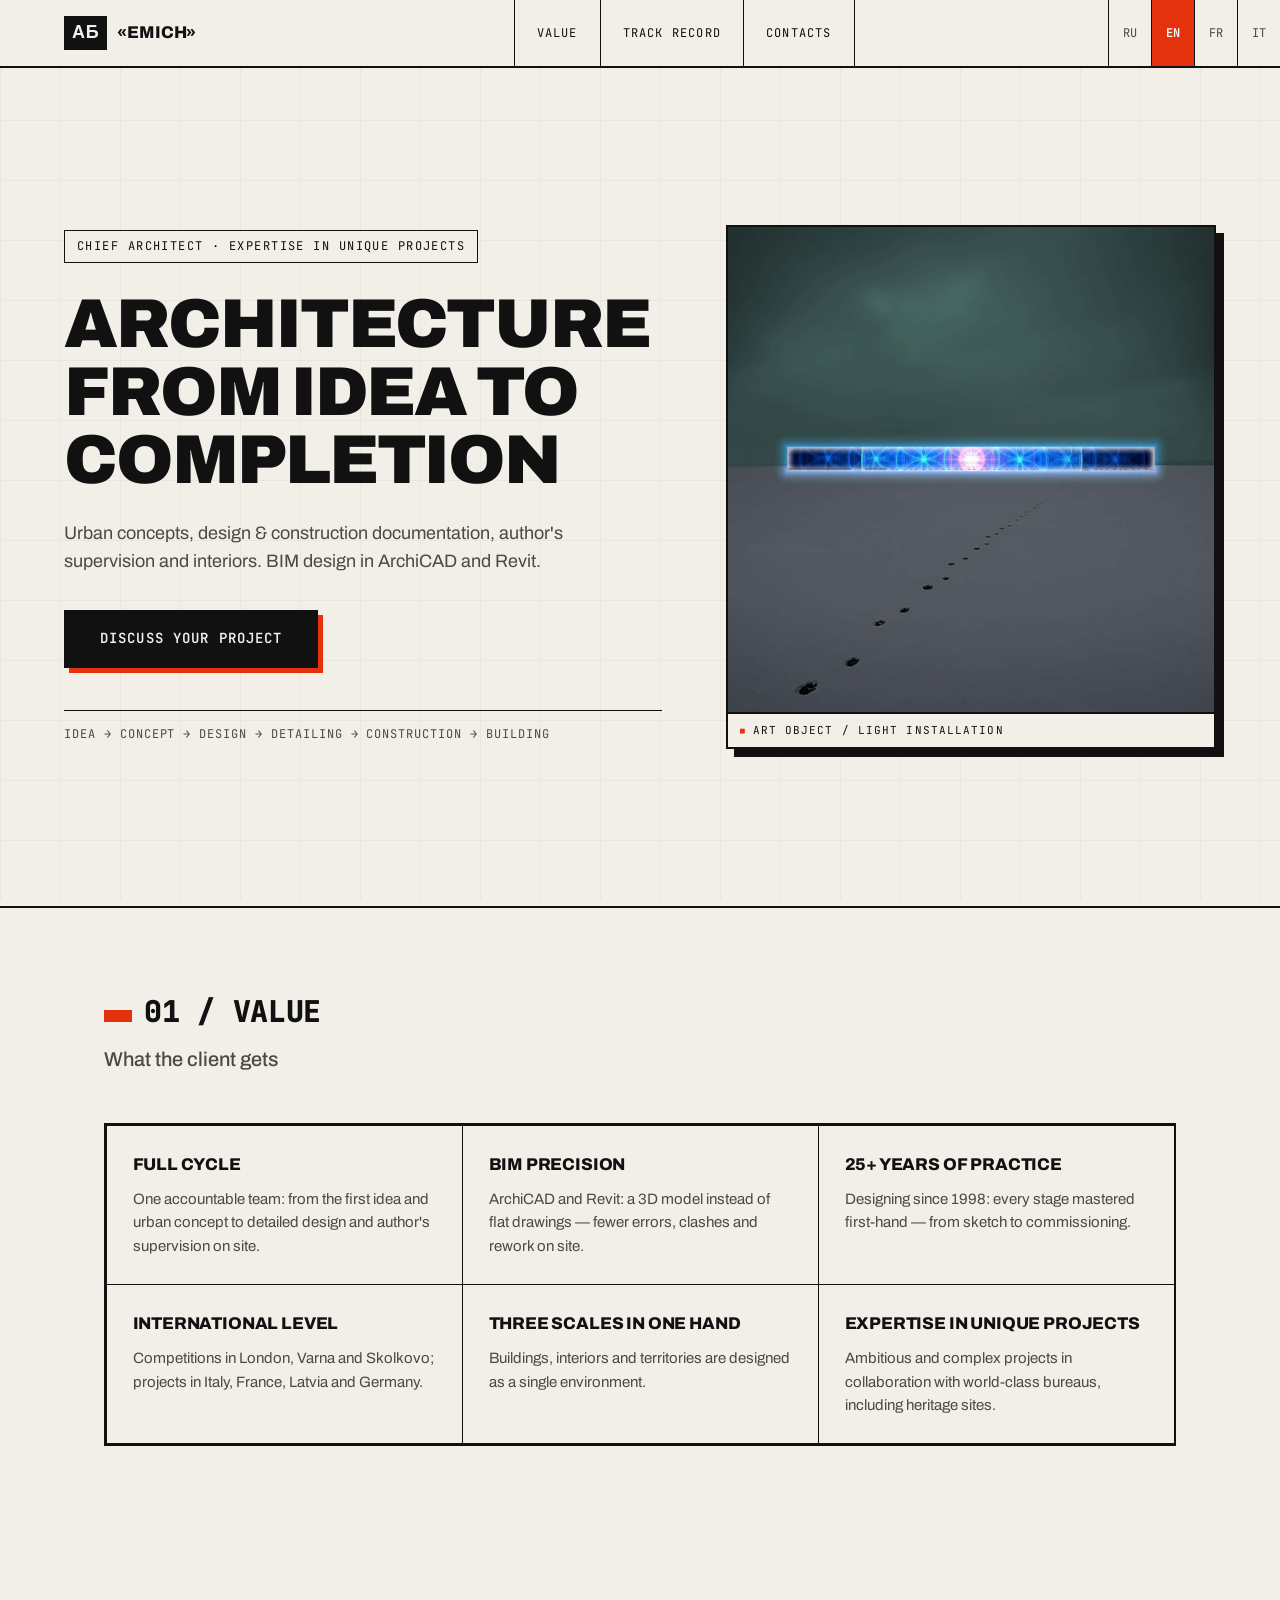
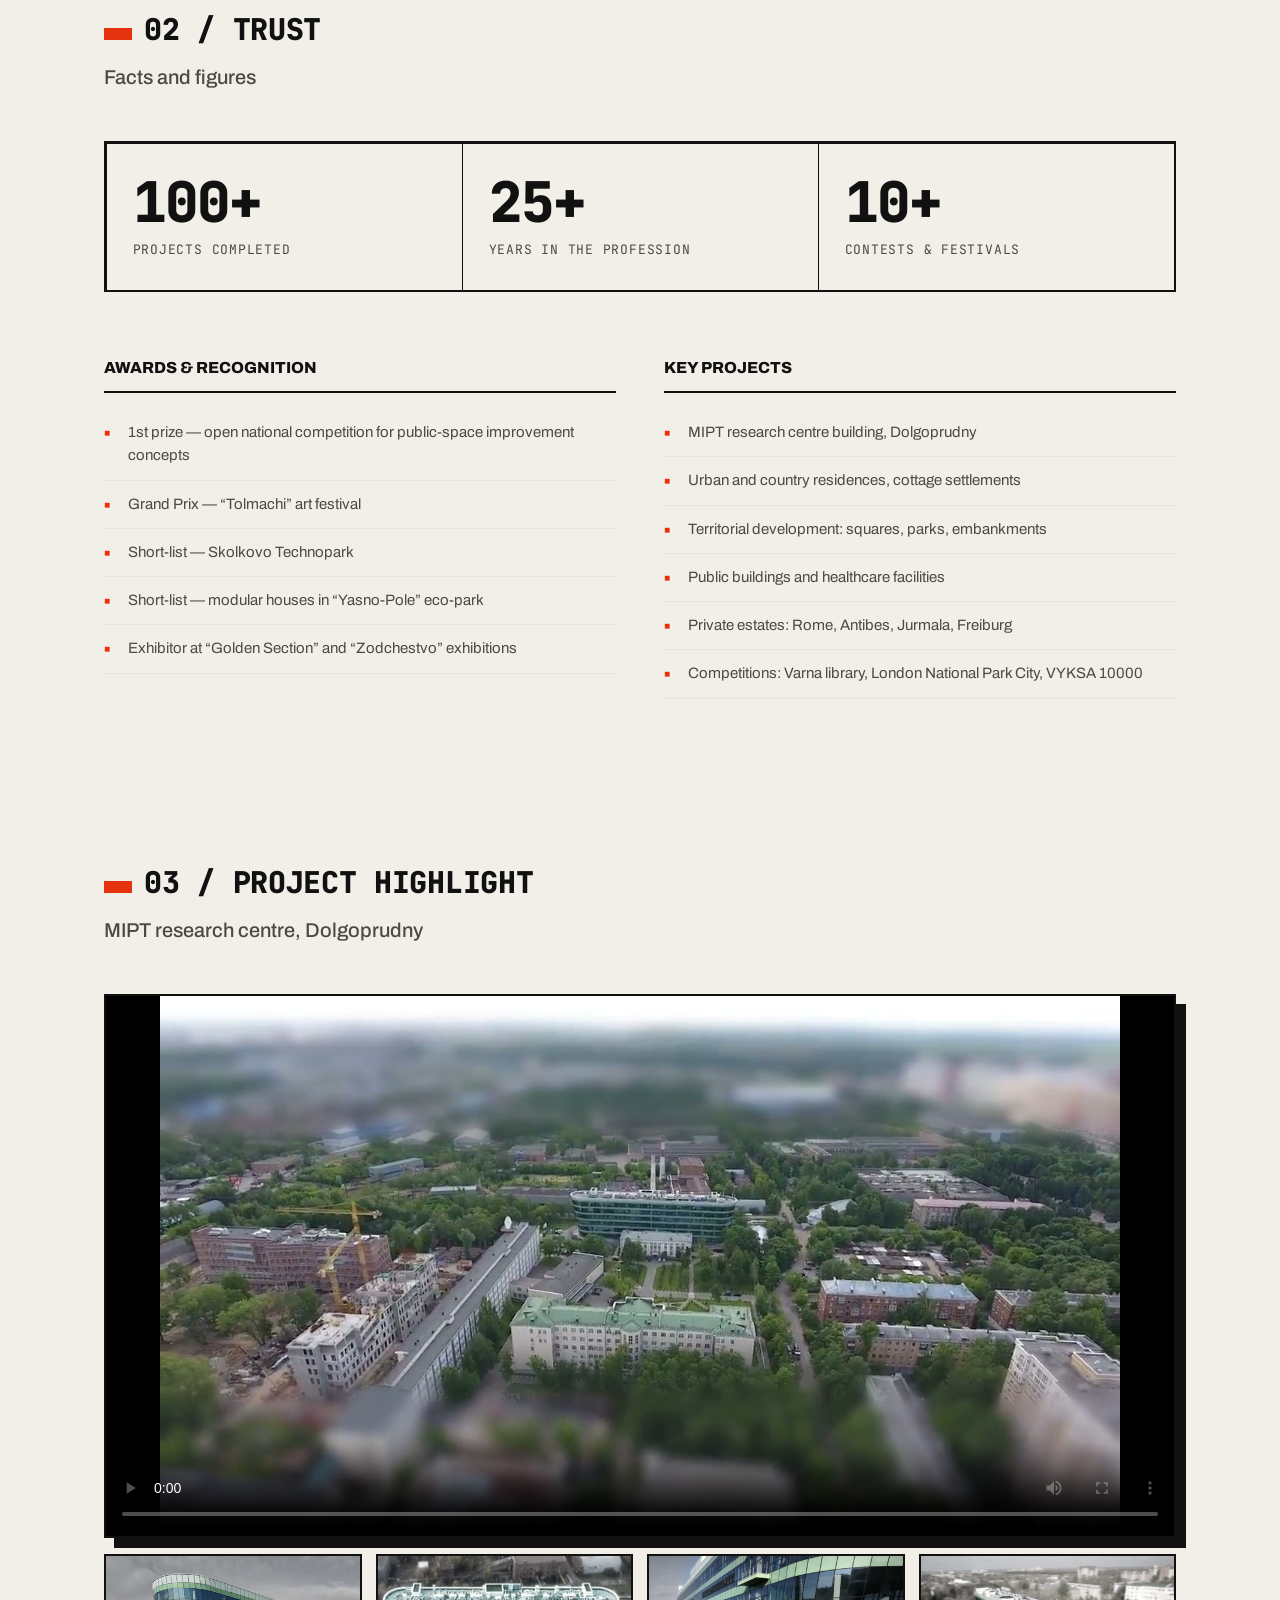
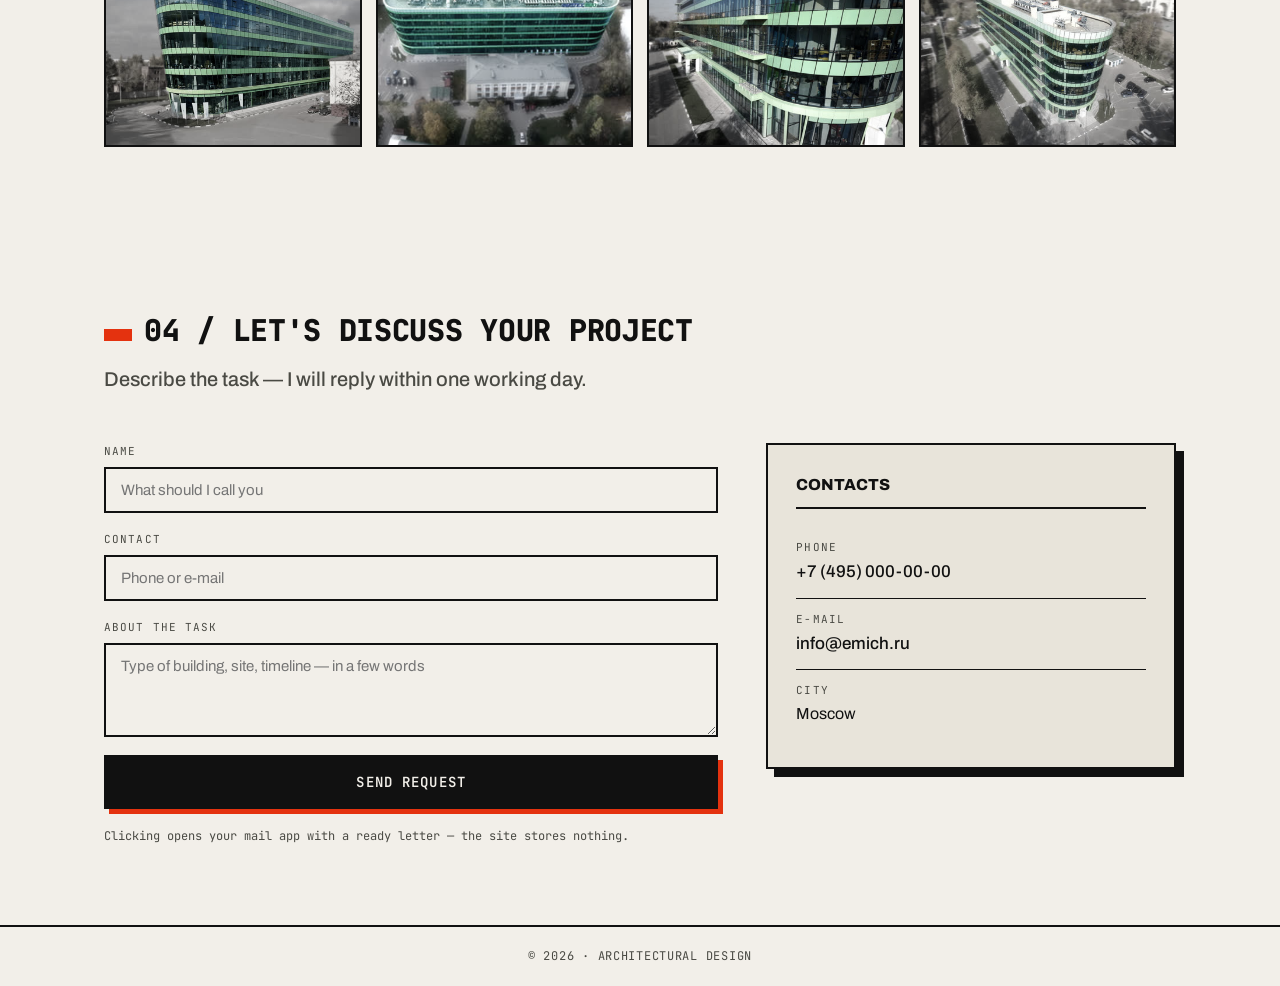
<file: index.html>
<!DOCTYPE html>
<html lang="ru">
<head>
<meta charset="UTF-8">
<meta name="viewport" content="width=device-width, initial-scale=1.0">
<meta name="theme-color" content="#F2EFE9">
<title>Архитектурное бюро «EMICH» — от идеи до реализации</title>
<meta name="description" content="Архитектурное бюро «EMICH»: градостроительные концепции, проектная и рабочая документация, авторский надзор, интерьеры. BIM: ArchiCAD и Revit. 100+ проектов.">

<link rel="canonical" href="https://emich.ru/">
<link rel="alternate" hreflang="ru" href="https://emich.ru/">
<link rel="alternate" hreflang="en" href="https://emich.ru/en/">
<link rel="alternate" hreflang="fr" href="https://emich.ru/fr/">
<link rel="alternate" hreflang="it" href="https://emich.ru/it/">
<link rel="alternate" hreflang="x-default" href="https://emich.ru/">

<link rel="icon" type="image/svg+xml" href="assets/favicon.svg">

<meta property="og:type" content="website">
<meta property="og:site_name" content="Архитектурное бюро «EMICH»">
<meta property="og:title" content="Архитектурное бюро «EMICH» — от идеи до реализации">
<meta property="og:description" content="Градостроительные концепции, проектная и рабочая документация, авторский надзор, интерьеры. BIM: ArchiCAD и Revit. 100+ проектов.">
<meta property="og:url" content="https://emich.ru/">
<meta property="og:image" content="https://emich.ru/assets/hero-art.jpg">
<meta property="og:image:width" content="1600">
<meta property="og:image:height" content="1600">
<meta property="og:locale" content="ru_RU">
<meta property="og:locale:alternate" content="en_US">
<meta property="og:locale:alternate" content="fr_FR">
<meta property="og:locale:alternate" content="it_IT">
<meta name="twitter:card" content="summary_large_image">

<!-- ЗАМЕНИТЬ перед заливкой: телефон и адрес — сейчас заглушки -->
<script type="application/ld+json">
{
  "@context": "https://schema.org",
  "@type": "ProfessionalService",
  "name": "Архитектурное бюро «EMICH»",
  "alternateName": "Emets & Chopalavov Architecture Bureau",
  "url": "https://emich.ru/",
  "logo": "https://emich.ru/assets/favicon.svg",
  "image": "https://emich.ru/assets/hero-art.jpg",
  "description": "Архитектурное бюро «EMICH»: градостроительные концепции, проектная и рабочая документация, авторский надзор, интерьеры. BIM: ArchiCAD и Revit. 100+ проектов.",
  "telephone": "+7 (495) 000-00-00",
  "email": "info@emich.ru",
  "address": {
    "@type": "PostalAddress",
    "addressLocality": "Москва",
    "addressCountry": "RU"
  }
}
</script>

<link rel="preconnect" href="https://fonts.googleapis.com">
<link rel="preconnect" href="https://fonts.gstatic.com" crossorigin>
<link href="https://fonts.googleapis.com/css2?family=Archivo:wght@400;500;700;800;900&family=JetBrains+Mono:wght@400;600&display=swap" rel="stylesheet">
<link rel="stylesheet" href="styles.css">
<noscript><style>.reveal { opacity: 1 !important; transform: none !important; }</style></noscript>
</head>
<body>

<div class="bg-grid" aria-hidden="true"></div>

<header class="header">
  <a class="logo" href="#top"><span class="logo-ab">АБ</span> <span class="logo-name" data-i18n="brand">«EMICH»</span></a>
  <nav class="nav" aria-label="Основная навигация">
    <a href="#benefits" data-i18n="nav.benefits">Польза</a>
    <a href="#trust" data-i18n="nav.trust">Доверие</a>
    <a href="#contact" data-i18n="nav.contact">Контакты</a>
  </nav>
  <div class="lang-switch" role="group" aria-label="Language">
    <button data-lang="ru" class="active">RU</button>
    <button data-lang="en">EN</button>
    <button data-lang="fr">FR</button>
    <button data-lang="it">IT</button>
  </div>
</header>

<!-- ===================== HERO ===================== -->
<section class="hero" id="top">
  <div class="hero-text reveal">
    <p class="kicker" data-i18n="hero.kicker">Главный архитектор · экспертиза уникальных объектов</p>
    <h1 data-i18n="hero.title">Архитектура от идеи до реализации</h1>
    <p class="hero-sub" data-i18n="hero.sub">Градостроительные концепции, проектная и рабочая документация, авторский надзор и интерьеры. BIM-проектирование в ArchiCAD и Revit.</p>
    <a class="btn" href="#contact" data-i18n="hero.cta">Обсудить проект</a>
    <p class="flow mono" data-i18n="hero.flow">ИДЕЯ → КОНЦЕПЦИЯ → ПРОЕКТ → РАБОЧКА → СТРОЙКА → ОБЪЕКТ</p>
  </div>
  <div class="hero-art reveal">
    <img src="assets/hero-art.jpg" width="1600" height="1600" alt="Световая инсталляция — арт-объект, архитектурное бюро «EMICH»" fetchpriority="high">
    <p class="hero-caption mono" data-i18n="hero.caption">АРТ-ОБЪЕКТ / СВЕТОВАЯ ИНСТАЛЛЯЦИЯ</p>
  </div>
</section>

<!-- ===================== ПОЛЬЗА ===================== -->
<section class="section" id="benefits">
  <h2 class="section-title reveal mono" data-i18n="benefits.title">01 / ПОЛЬЗА</h2>
  <p class="section-lead reveal" data-i18n="benefits.lead">Что получает заказчик</p>
  <div class="cards">
    <div class="card reveal">
      <h3 data-i18n="b1.t">Полный цикл</h3>
      <p data-i18n="b1.d">Одна ответственная команда: от первой идеи и градостроительной концепции до рабочей документации и авторского надзора на стройке.</p>
    </div>
    <div class="card reveal">
      <h3 data-i18n="b2.t">BIM-точность</h3>
      <p data-i18n="b2.d">ArchiCAD и Revit: трёхмерная модель вместо плоских чертежей — меньше ошибок, коллизий и переделок на стройке.</p>
    </div>
    <div class="card reveal">
      <h3 data-i18n="b3.t">25+ лет практики</h3>
      <p data-i18n="b3.d">Проектирование с 1998 года: все стадии пройдены лично — от эскиза до ввода объекта в эксплуатацию.</p>
    </div>
    <div class="card reveal">
      <h3 data-i18n="b4.t">Международный уровень</h3>
      <p data-i18n="b4.d">Конкурсы в Лондоне, Варне и Сколково; объекты в Италии, Франции, Латвии и Германии.</p>
    </div>
    <div class="card reveal">
      <h3 data-i18n="b5.t">Три масштаба в одних руках</h3>
      <p data-i18n="b5.d">Здания, интерьеры и территории проектируются как единая среда.</p>
    </div>
    <div class="card reveal">
      <h3 data-i18n="b6.t">Экспертиза уникальных объектов</h3>
      <p data-i18n="b6.d">Сложные и новаторские проекты в коллаборации с бюро мирового уровня, включая работу с объектами наследия.</p>
    </div>
  </div>
</section>

<!-- ===================== ДОВЕРИЕ ===================== -->
<section class="section" id="trust">
  <h2 class="section-title reveal mono" data-i18n="trust.title">02 / ДОВЕРИЕ</h2>
  <p class="section-lead reveal" data-i18n="trust.lead">Цифры и факты</p>

  <div class="nums">
    <div class="num reveal">
      <span class="num-value mono" data-count="100" data-suffix="+">100+</span>
      <span class="num-label" data-i18n="n.projects">проектов выполнено</span>
    </div>
    <div class="num reveal">
      <span class="num-value mono" data-count="25" data-suffix="+">25+</span>
      <span class="num-label" data-i18n="n.years">лет в профессии</span>
    </div>
    <div class="num reveal">
      <span class="num-value mono" data-count="10" data-suffix="+">10+</span>
      <span class="num-label" data-i18n="n.contests">конкурсов и фестивалей</span>
    </div>
  </div>

  <div class="trust-grid">
    <div class="trust-col reveal">
      <h3 data-i18n="awards.title">Награды и признание</h3>
      <ul class="list">
        <li data-i18n="a1">1 место — открытый национальный конкурс концепций благоустройства общественных пространств</li>
        <li data-i18n="a2">Гран-при — арт-фестиваль «Толмачи»</li>
        <li data-i18n="a3">Short-list — технопарк «Сколково»</li>
        <li data-i18n="a4">Short-list — модульные дома в эко-парке «Ясно-поле»</li>
        <li data-i18n="a5">Участник выставок «Золотое сечение» и «Зодчество»</li>
      </ul>
    </div>
    <div class="trust-col reveal">
      <h3 data-i18n="projects.title">Значимые проекты</h3>
      <ul class="list">
        <li data-i18n="p1">Здание исследовательского центра МФТИ, Долгопрудный</li>
        <li data-i18n="p2">Городские и загородные резиденции, коттеджные посёлки</li>
        <li data-i18n="p3">Развитие территорий: площади, парки, набережные</li>
        <li data-i18n="p4">Общественные здания и учреждения здравоохранения</li>
        <li data-i18n="p5">Частные владения: Рим, Антиб, Юрмала, Фрайбург</li>
        <li data-i18n="p6">Конкурсы: библиотека в Варне, London National Park City, VYKSA 10000</li>
      </ul>
    </div>
  </div>
</section>

<!-- ===================== ПОРТФОЛИО (ВИДЕО) ===================== -->
<section class="section" id="showcase">
  <h2 class="section-title reveal mono" data-i18n="showcase.title">03 / ПРОЕКТ В РАБОТЕ</h2>
  <p class="section-lead reveal" data-i18n="showcase.lead">Исследовательский центр МФТИ, Долгопрудный</p>
  <div class="video-wrap reveal">
    <video controls preload="metadata" playsinline poster="assets/mfti-video-poster.jpg" width="960" height="540">
      <source src="assets/mfti-video.mp4" type="video/mp4">
    </video>
  </div>
  <div class="gallery reveal">
    <a href="assets/mfti-1.jpg" target="_blank" rel="noopener"><img src="assets/mfti-1-480.jpg" srcset="assets/mfti-1-480.jpg 480w, assets/mfti-1.jpg 1399w" sizes="(max-width: 600px) 90vw, 280px" width="1399" height="973" alt="Научно-исследовательский центр МФТИ в Долгопрудном — вид 1" loading="lazy"></a>
    <a href="assets/mfti-2.jpg" target="_blank" rel="noopener"><img src="assets/mfti-2-480.jpg" srcset="assets/mfti-2-480.jpg 480w, assets/mfti-2.jpg 1211w" sizes="(max-width: 600px) 90vw, 280px" width="1211" height="534" alt="Научно-исследовательский центр МФТИ в Долгопрудном — вид 2" loading="lazy"></a>
    <a href="assets/mfti-3.jpg" target="_blank" rel="noopener"><img src="assets/mfti-3-480.jpg" srcset="assets/mfti-3-480.jpg 480w, assets/mfti-3.jpg 1472w" sizes="(max-width: 600px) 90vw, 280px" width="1472" height="996" alt="Научно-исследовательский центр МФТИ в Долгопрудном — вид 3" loading="lazy"></a>
    <a href="assets/mfti-4.jpg" target="_blank" rel="noopener"><img src="assets/mfti-4-480.jpg" srcset="assets/mfti-4-480.jpg 480w, assets/mfti-4.jpg 1498w" sizes="(max-width: 600px) 90vw, 280px" width="1498" height="996" alt="Научно-исследовательский центр МФТИ в Долгопрудном — вид 4" loading="lazy"></a>
  </div>
</section>

<!-- ===================== ФОРМА + КОНТАКТЫ ===================== -->
<section class="section" id="contact">
  <h2 class="section-title reveal mono" data-i18n="form.title">04 / ОБСУДИМ ВАШ ПРОЕКТ</h2>
  <p class="section-lead reveal" data-i18n="form.sub">Опишите задачу — отвечу в течение рабочего дня.</p>

  <div class="contact-grid">
    <form id="request-form" class="form reveal">
      <label>
        <span data-i18n="f.name">Имя</span>
        <input type="text" name="name" autocomplete="name" required data-i18n-ph="f.name.ph" placeholder="Как к вам обращаться">
      </label>
      <label>
        <span data-i18n="f.contact">Контакт</span>
        <input type="text" name="contact" required data-i18n-ph="f.contact.ph" placeholder="Телефон или e-mail">
      </label>
      <label>
        <span data-i18n="f.msg">О задаче</span>
        <textarea name="message" rows="4" data-i18n-ph="f.msg.ph" placeholder="Тип объекта, площадка, сроки — парой фраз"></textarea>
      </label>
      <button type="submit" class="btn" data-i18n="f.submit">Отправить заявку</button>
      <p class="form-note mono" data-i18n="f.note">Нажатие откроет вашу почту с готовым письмом — сайт не хранит никаких данных.</p>
    </form>

    <address class="contacts reveal">
      <h3 data-i18n="contacts.title">Контакты</h3>
      <p class="contact-row">
        <span class="mono dim" data-i18n="c.phone">Телефон</span>
        <!-- ЗАМЕНИТЬ перед заливкой: реальный телефон -->
        <a href="tel:+74950000000">+7 (495) 000-00-00</a>
      </p>
      <p class="contact-row">
        <span class="mono dim" data-i18n="c.email">Почта</span>
        <a href="mailto:info@emich.ru">info@emich.ru</a>
      </p>
      <p class="contact-row">
        <span class="mono dim" data-i18n="c.city">Город</span>
        <span data-i18n="c.city.value">Москва</span>
      </p>
    </address>
  </div>
</section>

<footer class="footer mono">
  <span>© <span id="year"></span> · <span data-i18n="footer.tag">Архитектурное проектирование</span></span>
</footer>

<script src="app.js"></script>
</body>
</html>
</file>
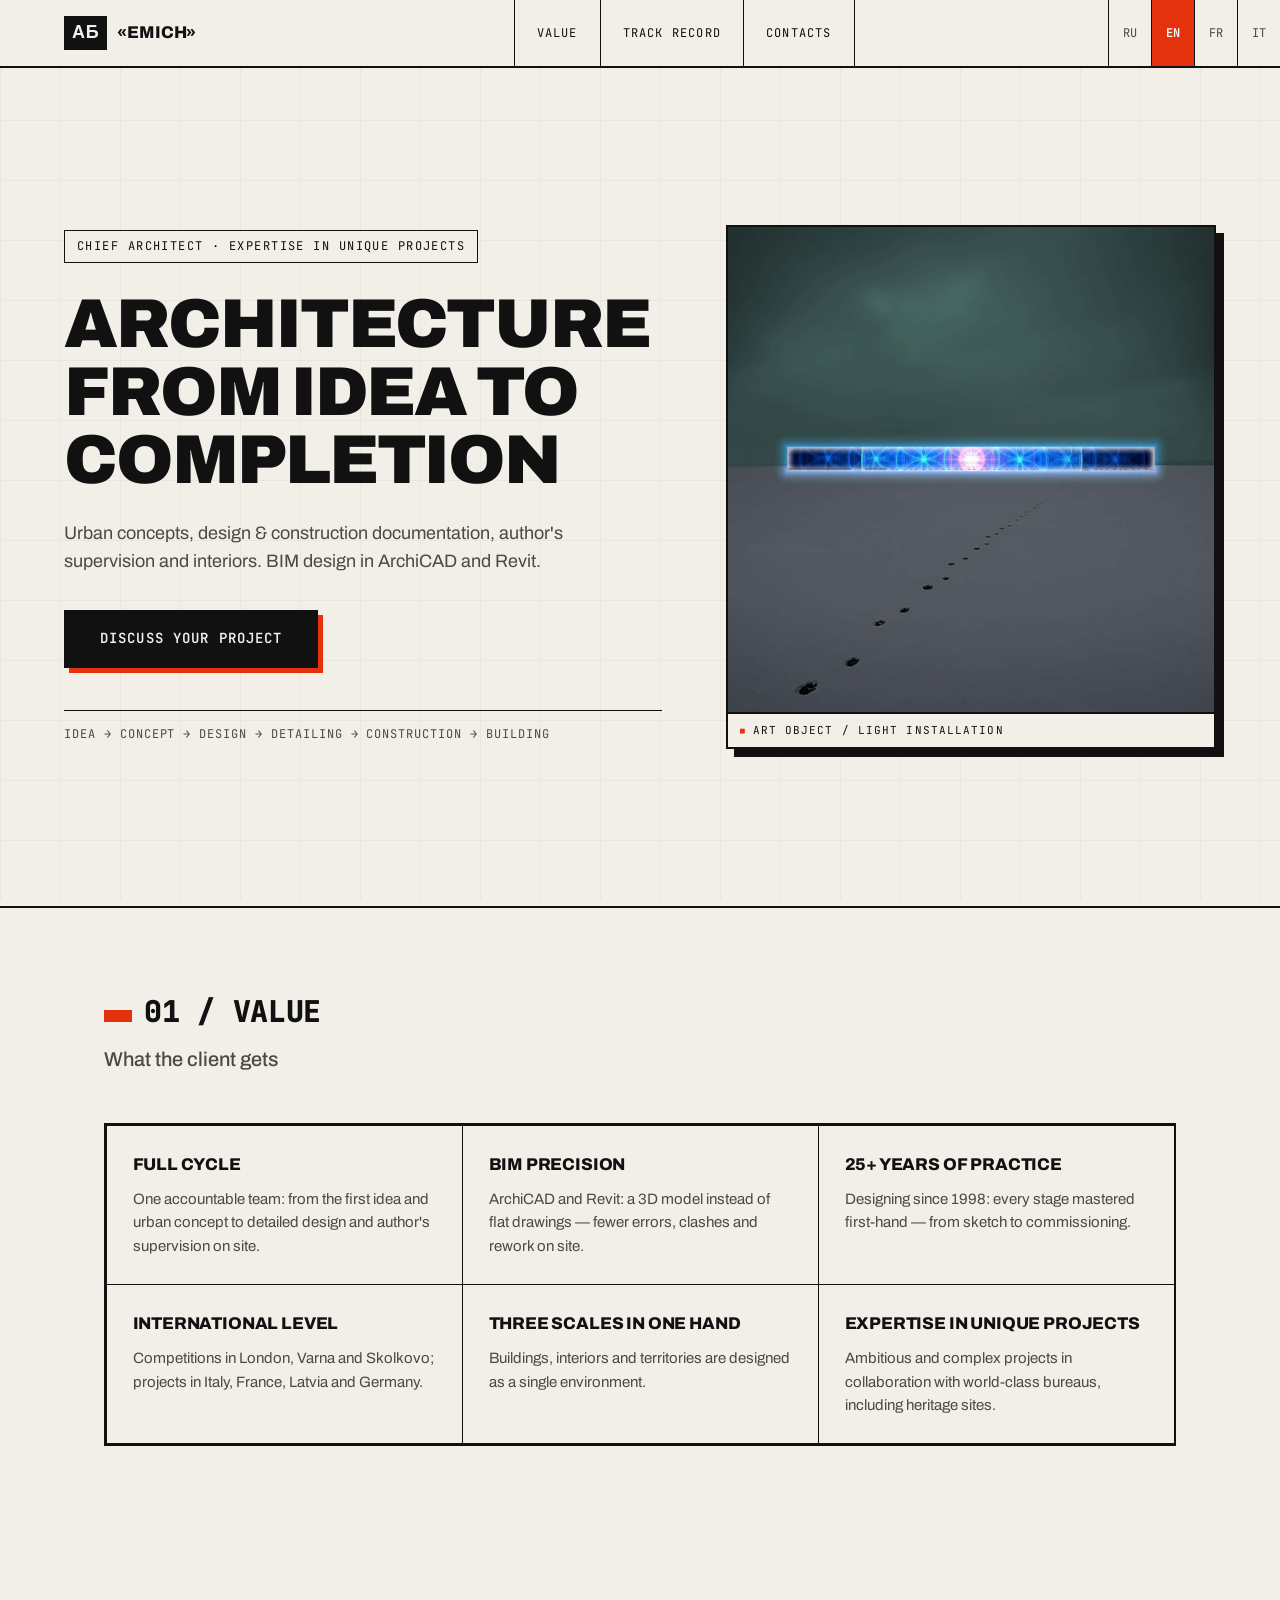
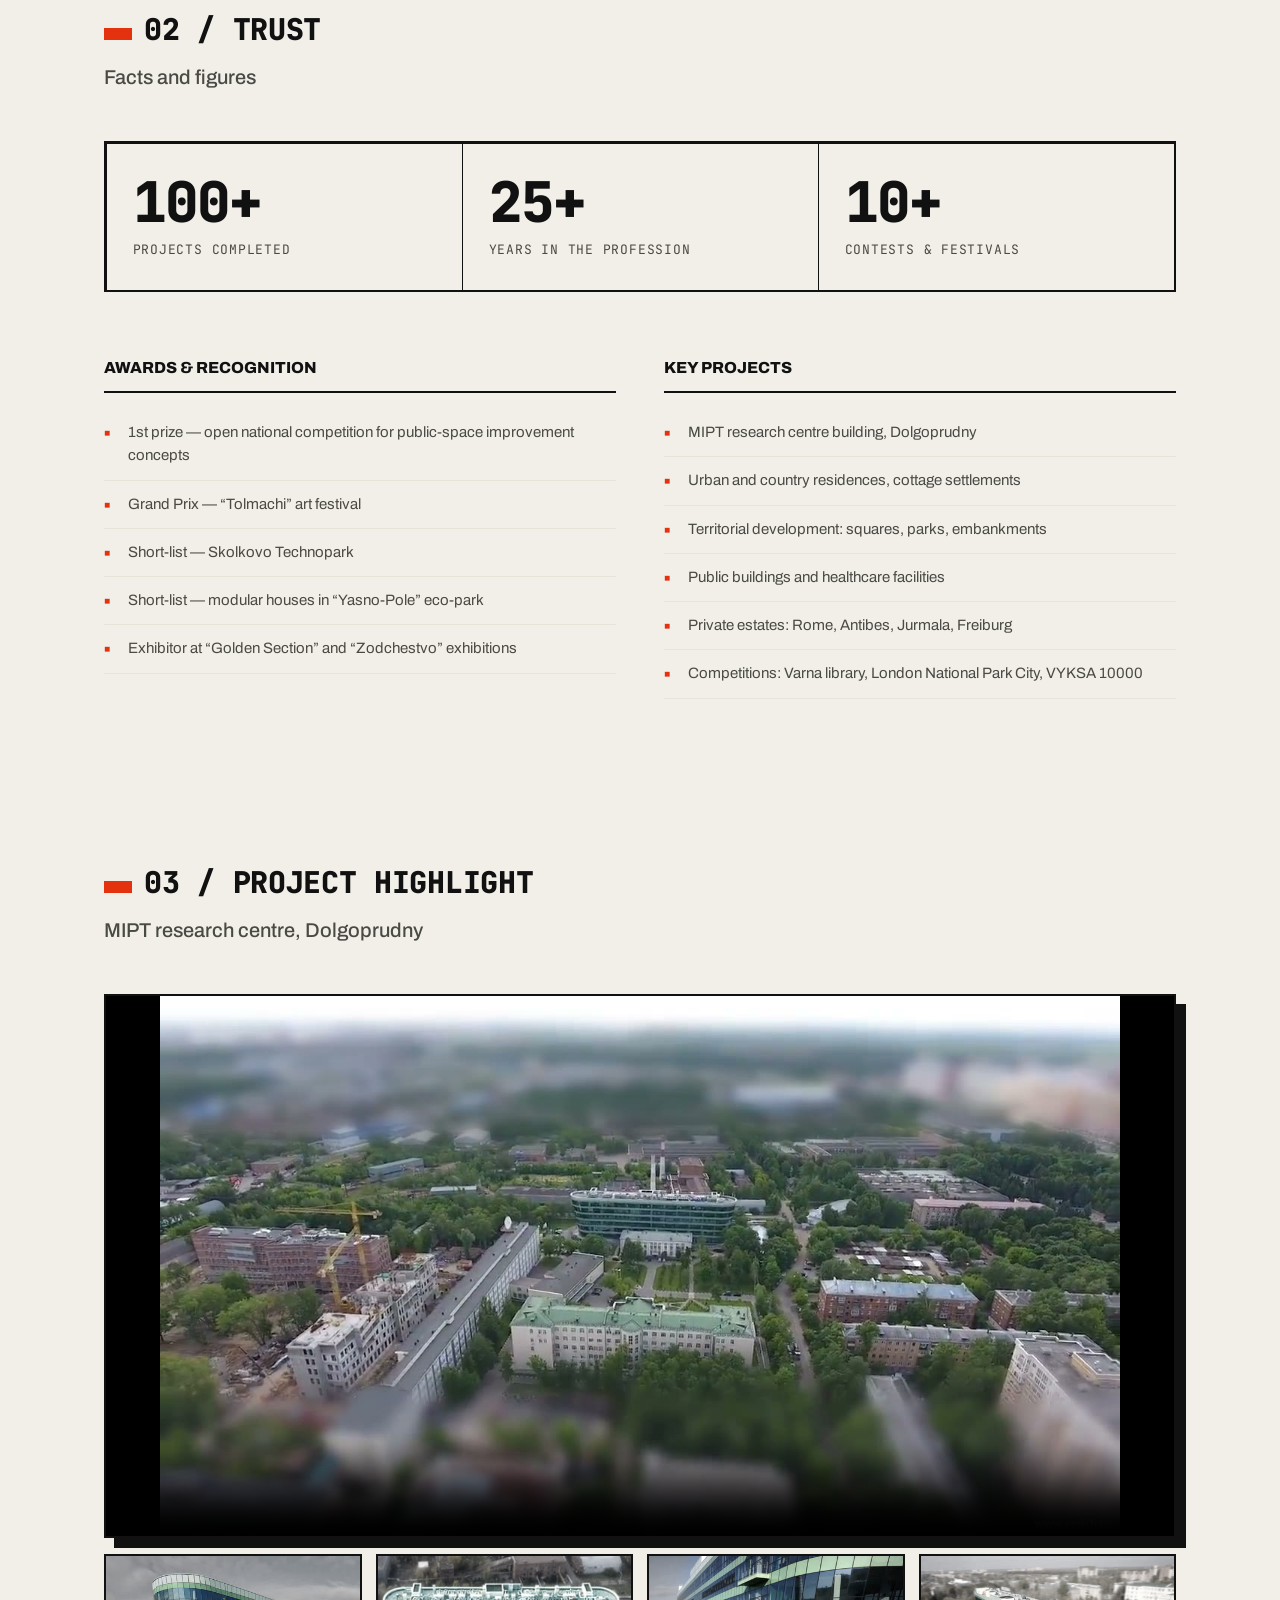
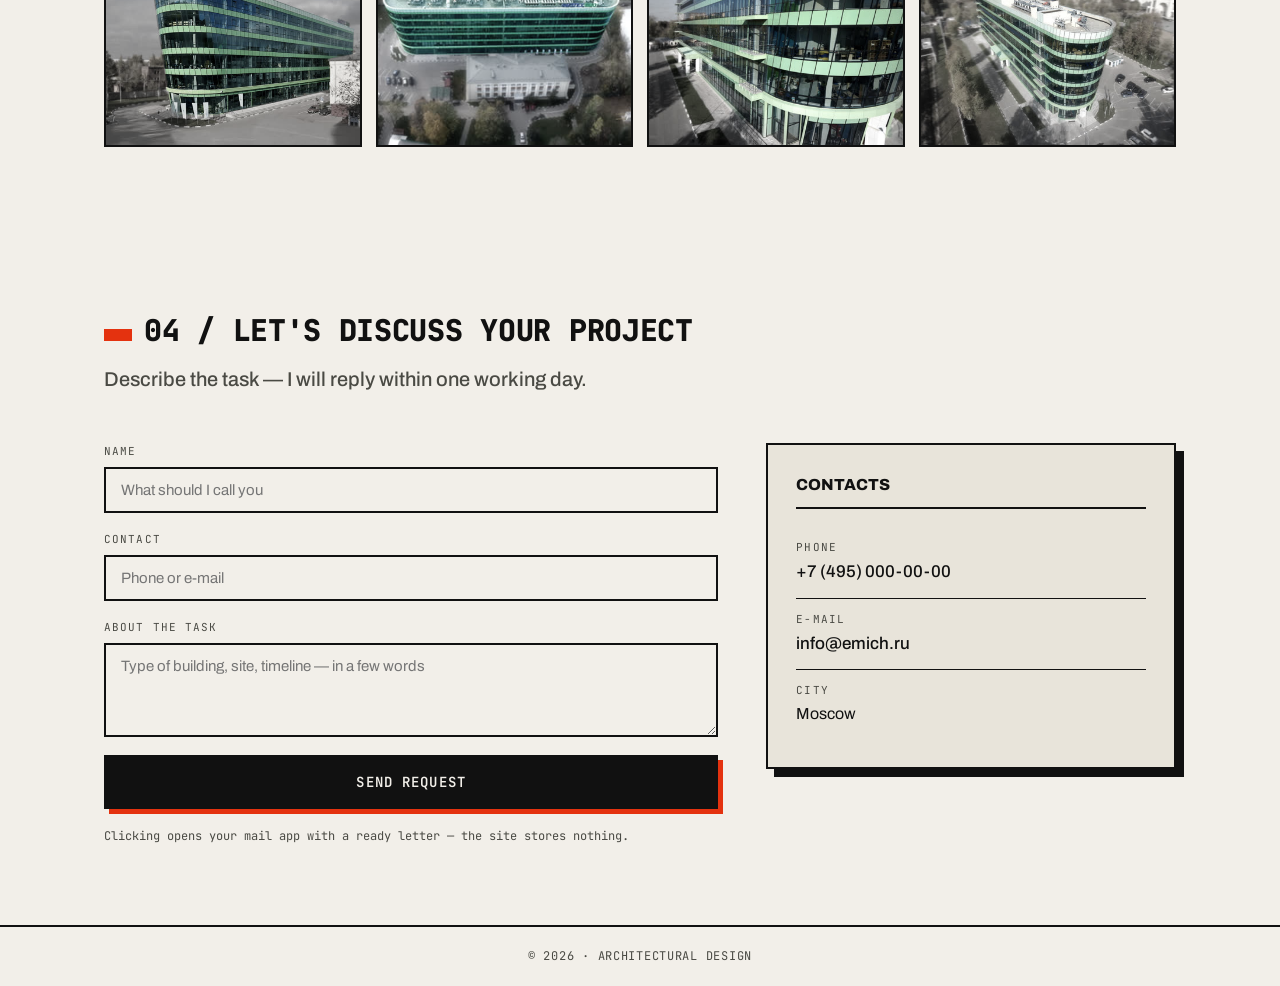
<file: en/index.html>
<!DOCTYPE html>
<!-- Статическая языковая версия: EN. Контент генерируется из словаря I18N в app.js и index.html — править исходники, не этот файл. -->
<html lang="en" data-pinned-lang="en"><head>
<meta charset="UTF-8">
<meta name="viewport" content="width=device-width, initial-scale=1.0">
<meta name="theme-color" content="#F2EFE9">
<title>EMICH Architecture Bureau — from idea to completion</title>
<meta name="description" content="EMICH Architecture Bureau: urban concepts, design and construction documentation, designer supervision, interiors. BIM in ArchiCAD and Revit. 100+ completed projects.">

<link rel="canonical" href="https://emich.ru/en/">
<link rel="alternate" hreflang="ru" href="https://emich.ru/">
<link rel="alternate" hreflang="en" href="https://emich.ru/en/">
<link rel="alternate" hreflang="fr" href="https://emich.ru/fr/">
<link rel="alternate" hreflang="it" href="https://emich.ru/it/">
<link rel="alternate" hreflang="x-default" href="https://emich.ru/">

<link rel="icon" type="image/svg+xml" href="../assets/favicon.svg">

<meta property="og:type" content="website">
<meta property="og:site_name" content="Архитектурное бюро «EMICH»">
<meta property="og:title" content="EMICH Architecture Bureau — from idea to completion">
<meta property="og:description" content="Urban concepts, design and construction documentation, designer supervision, interiors. BIM in ArchiCAD and Revit. 100+ projects.">
<meta property="og:url" content="https://emich.ru/en/">
<meta property="og:image" content="https://emich.ru/assets/hero-art.jpg">
<meta property="og:image:width" content="1600">
<meta property="og:image:height" content="1600">
<meta property="og:locale" content="en_US">
<meta property="og:locale:alternate" content="ru_RU">
<meta property="og:locale:alternate" content="fr_FR">
<meta property="og:locale:alternate" content="it_IT">
<meta name="twitter:card" content="summary_large_image">

<!-- ЗАМЕНИТЬ перед заливкой: телефон и адрес — сейчас заглушки -->
<script type="application/ld+json">
{
  "@context": "https://schema.org",
  "@type": "ProfessionalService",
  "name": "Архитектурное бюро «EMICH»",
  "alternateName": "Emets & Chopalavov Architecture Bureau",
  "url": "https://emich.ru/",
  "logo": "https://emich.ru/assets/favicon.svg",
  "image": "https://emich.ru/assets/hero-art.jpg",
  "description": "Архитектурное бюро «EMICH»: градостроительные концепции, проектная и рабочая документация, авторский надзор, интерьеры. BIM: ArchiCAD и Revit. 100+ проектов.",
  "telephone": "+7 (495) 000-00-00",
  "email": "info@emich.ru",
  "address": {
    "@type": "PostalAddress",
    "addressLocality": "Москва",
    "addressCountry": "RU"
  }
}
</script>

<link rel="preconnect" href="https://fonts.googleapis.com">
<link rel="preconnect" href="https://fonts.gstatic.com" crossorigin="">
<link href="https://fonts.googleapis.com/css2?family=Archivo:wght@400;500;700;800;900&amp;family=JetBrains+Mono:wght@400;600&amp;display=swap" rel="stylesheet">
<link rel="stylesheet" href="../styles.css">
<noscript><style>.reveal { opacity: 1 !important; transform: none !important; }</style></noscript>
</head>
<body>

<div class="bg-grid" aria-hidden="true"></div>

<header class="header">
  <a class="logo" href="#top"><span class="logo-ab">АБ</span> <span class="logo-name" data-i18n="brand">«EMICH»</span></a>
  <nav class="nav" aria-label="Основная навигация">
    <a href="#benefits" data-i18n="nav.benefits">Value</a>
    <a href="#trust" data-i18n="nav.trust">Track record</a>
    <a href="#contact" data-i18n="nav.contact">Contacts</a>
  </nav>
  <div class="lang-switch" role="group" aria-label="Language">
    <button data-lang="ru" class="">RU</button>
    <button data-lang="en" class="active">EN</button>
    <button data-lang="fr">FR</button>
    <button data-lang="it">IT</button>
  </div>
</header>

<!-- ===================== HERO ===================== -->
<section class="hero" id="top">
  <div class="hero-text reveal visible">
    <p class="kicker" data-i18n="hero.kicker">Chief architect · expertise in unique projects</p>
    <h1 data-i18n="hero.title">Architecture from idea to completion</h1>
    <p class="hero-sub" data-i18n="hero.sub">Urban concepts, design &amp; construction documentation, author's supervision and interiors. BIM design in ArchiCAD and Revit.</p>
    <a class="btn" href="#contact" data-i18n="hero.cta">Discuss your project</a>
    <p class="flow mono" data-i18n="hero.flow">IDEA → CONCEPT → DESIGN → DETAILING → CONSTRUCTION → BUILDING</p>
  </div>
  <div class="hero-art reveal visible">
    <img src="../assets/hero-art.jpg" width="1600" height="1600" alt="Световая инсталляция — арт-объект, архитектурное бюро «EMICH»" fetchpriority="high">
    <p class="hero-caption mono" data-i18n="hero.caption">ART OBJECT / LIGHT INSTALLATION</p>
  </div>
</section>

<!-- ===================== ПОЛЬЗА ===================== -->
<section class="section" id="benefits">
  <h2 class="section-title reveal mono" data-i18n="benefits.title">01 / VALUE</h2>
  <p class="section-lead reveal" data-i18n="benefits.lead">What the client gets</p>
  <div class="cards">
    <div class="card reveal">
      <h3 data-i18n="b1.t">Full cycle</h3>
      <p data-i18n="b1.d">One accountable team: from the first idea and urban concept to detailed design and author's supervision on site.</p>
    </div>
    <div class="card reveal">
      <h3 data-i18n="b2.t">BIM precision</h3>
      <p data-i18n="b2.d">ArchiCAD and Revit: a 3D model instead of flat drawings — fewer errors, clashes and rework on site.</p>
    </div>
    <div class="card reveal">
      <h3 data-i18n="b3.t">25+ years of practice</h3>
      <p data-i18n="b3.d">Designing since 1998: every stage mastered first-hand — from sketch to commissioning.</p>
    </div>
    <div class="card reveal">
      <h3 data-i18n="b4.t">International level</h3>
      <p data-i18n="b4.d">Competitions in London, Varna and Skolkovo; projects in Italy, France, Latvia and Germany.</p>
    </div>
    <div class="card reveal">
      <h3 data-i18n="b5.t">Three scales in one hand</h3>
      <p data-i18n="b5.d">Buildings, interiors and territories are designed as a single environment.</p>
    </div>
    <div class="card reveal">
      <h3 data-i18n="b6.t">Expertise in unique projects</h3>
      <p data-i18n="b6.d">Ambitious and complex projects in collaboration with world-class bureaus, including heritage sites.</p>
    </div>
  </div>
</section>

<!-- ===================== ДОВЕРИЕ ===================== -->
<section class="section" id="trust">
  <h2 class="section-title reveal mono" data-i18n="trust.title">02 / TRUST</h2>
  <p class="section-lead reveal" data-i18n="trust.lead">Facts and figures</p>

  <div class="nums">
    <div class="num reveal">
      <span class="num-value mono" data-count="100" data-suffix="+">100+</span>
      <span class="num-label" data-i18n="n.projects">projects completed</span>
    </div>
    <div class="num reveal">
      <span class="num-value mono" data-count="25" data-suffix="+">25+</span>
      <span class="num-label" data-i18n="n.years">years in the profession</span>
    </div>
    <div class="num reveal">
      <span class="num-value mono" data-count="10" data-suffix="+">10+</span>
      <span class="num-label" data-i18n="n.contests">contests &amp; festivals</span>
    </div>
  </div>

  <div class="trust-grid">
    <div class="trust-col reveal">
      <h3 data-i18n="awards.title">Awards &amp; recognition</h3>
      <ul class="list">
        <li data-i18n="a1">1st prize — open national competition for public-space improvement concepts</li>
        <li data-i18n="a2">Grand Prix — “Tolmachi” art festival</li>
        <li data-i18n="a3">Short-list — Skolkovo Technopark</li>
        <li data-i18n="a4">Short-list — modular houses in “Yasno-Pole” eco-park</li>
        <li data-i18n="a5">Exhibitor at “Golden Section” and “Zodchestvo” exhibitions</li>
      </ul>
    </div>
    <div class="trust-col reveal">
      <h3 data-i18n="projects.title">Key projects</h3>
      <ul class="list">
        <li data-i18n="p1">MIPT research centre building, Dolgoprudny</li>
        <li data-i18n="p2">Urban and country residences, cottage settlements</li>
        <li data-i18n="p3">Territorial development: squares, parks, embankments</li>
        <li data-i18n="p4">Public buildings and healthcare facilities</li>
        <li data-i18n="p5">Private estates: Rome, Antibes, Jurmala, Freiburg</li>
        <li data-i18n="p6">Competitions: Varna library, London National Park City, VYKSA 10000</li>
      </ul>
    </div>
  </div>
</section>

<!-- ===================== ПОРТФОЛИО (ВИДЕО) ===================== -->
<section class="section" id="showcase">
  <h2 class="section-title reveal mono" data-i18n="showcase.title">03 / PROJECT HIGHLIGHT</h2>
  <p class="section-lead reveal" data-i18n="showcase.lead">MIPT research centre, Dolgoprudny</p>
  <div class="video-wrap reveal">
    <video controls="" preload="metadata" playsinline="" poster="../assets/mfti-video-poster.jpg" width="960" height="540">
      <source src="../assets/mfti-video.mp4" type="video/mp4">
    </video>
  </div>
  <div class="gallery reveal">
    <a href="../assets/mfti-1.jpg" target="_blank" rel="noopener"><img src="../assets/mfti-1-480.jpg" srcset="../assets/mfti-1-480.jpg 480w, ../assets/mfti-1.jpg 1399w" sizes="(max-width: 600px) 90vw, 280px" width="1399" height="973" alt="MIPT research centre in Dolgoprudny — view 1" loading="lazy"></a>
    <a href="../assets/mfti-2.jpg" target="_blank" rel="noopener"><img src="../assets/mfti-2-480.jpg" srcset="../assets/mfti-2-480.jpg 480w, ../assets/mfti-2.jpg 1211w" sizes="(max-width: 600px) 90vw, 280px" width="1211" height="534" alt="MIPT research centre in Dolgoprudny — view 2" loading="lazy"></a>
    <a href="../assets/mfti-3.jpg" target="_blank" rel="noopener"><img src="../assets/mfti-3-480.jpg" srcset="../assets/mfti-3-480.jpg 480w, ../assets/mfti-3.jpg 1472w" sizes="(max-width: 600px) 90vw, 280px" width="1472" height="996" alt="MIPT research centre in Dolgoprudny — view 3" loading="lazy"></a>
    <a href="../assets/mfti-4.jpg" target="_blank" rel="noopener"><img src="../assets/mfti-4-480.jpg" srcset="../assets/mfti-4-480.jpg 480w, ../assets/mfti-4.jpg 1498w" sizes="(max-width: 600px) 90vw, 280px" width="1498" height="996" alt="MIPT research centre in Dolgoprudny — view 4" loading="lazy"></a>
  </div>
</section>

<!-- ===================== ФОРМА + КОНТАКТЫ ===================== -->
<section class="section" id="contact">
  <h2 class="section-title reveal mono" data-i18n="form.title">04 / LET'S DISCUSS YOUR PROJECT</h2>
  <p class="section-lead reveal" data-i18n="form.sub">Describe the task — I will reply within one working day.</p>

  <div class="contact-grid">
    <form id="request-form" class="form reveal">
      <label>
        <span data-i18n="f.name">Name</span>
        <input type="text" name="name" autocomplete="name" required="" data-i18n-ph="f.name.ph" placeholder="What should I call you">
      </label>
      <label>
        <span data-i18n="f.contact">Contact</span>
        <input type="text" name="contact" required="" data-i18n-ph="f.contact.ph" placeholder="Phone or e-mail">
      </label>
      <label>
        <span data-i18n="f.msg">About the task</span>
        <textarea name="message" rows="4" data-i18n-ph="f.msg.ph" placeholder="Type of building, site, timeline — in a few words"></textarea>
      </label>
      <button type="submit" class="btn" data-i18n="f.submit">Send request</button>
      <p class="form-note mono" data-i18n="f.note">Clicking opens your mail app with a ready letter — the site stores nothing.</p>
    </form>

    <address class="contacts reveal">
      <h3 data-i18n="contacts.title">Contacts</h3>
      <p class="contact-row">
        <span class="mono dim" data-i18n="c.phone">Phone</span>
        <!-- ЗАМЕНИТЬ перед заливкой: реальный телефон -->
        <a href="tel:+74950000000">+7 (495) 000-00-00</a>
      </p>
      <p class="contact-row">
        <span class="mono dim" data-i18n="c.email">E-mail</span>
        <a href="mailto:info@emich.ru">info@emich.ru</a>
      </p>
      <p class="contact-row">
        <span class="mono dim" data-i18n="c.city">City</span>
        <span data-i18n="c.city.value">Moscow</span>
      </p>
    </address>
  </div>
</section>

<footer class="footer mono">
  <span>© <span id="year">2026</span> · <span data-i18n="footer.tag">Architectural design</span></span>
</footer>

<script src="../app.js"></script>


</body></html>
</file>
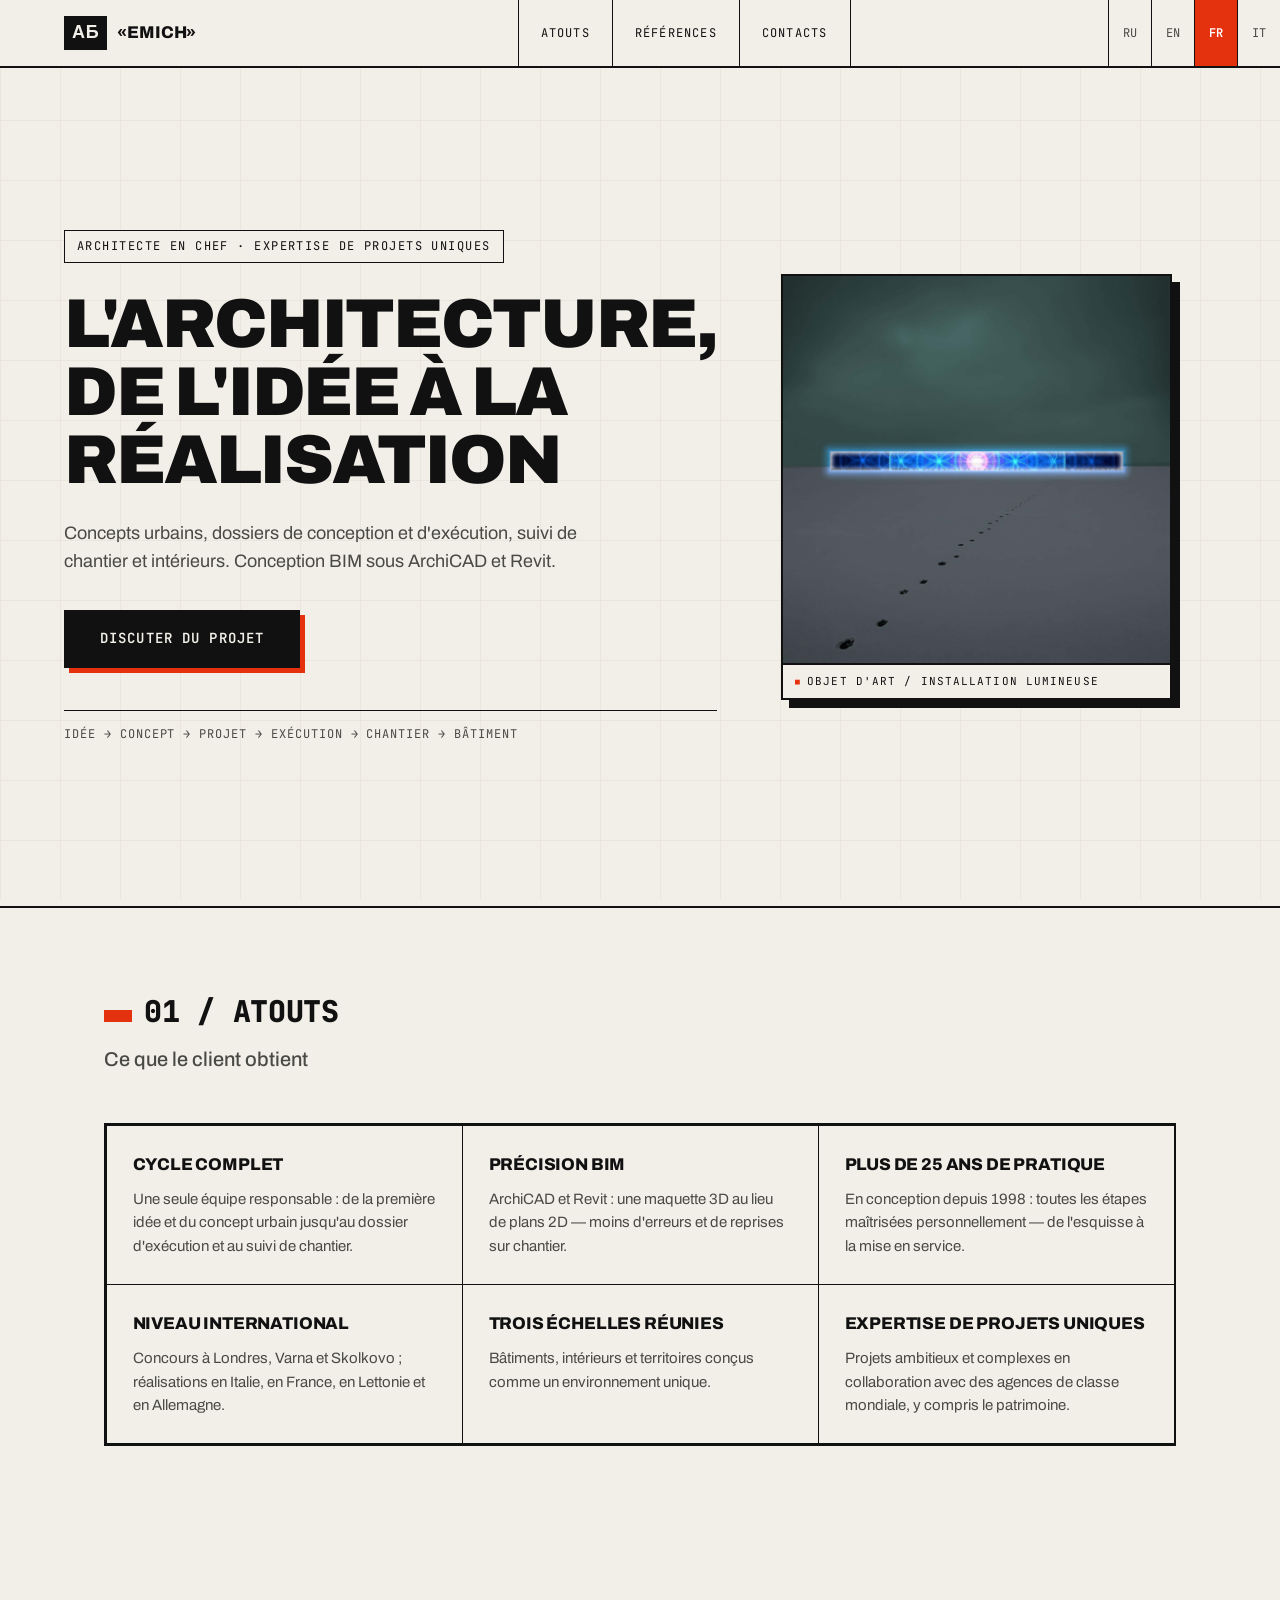
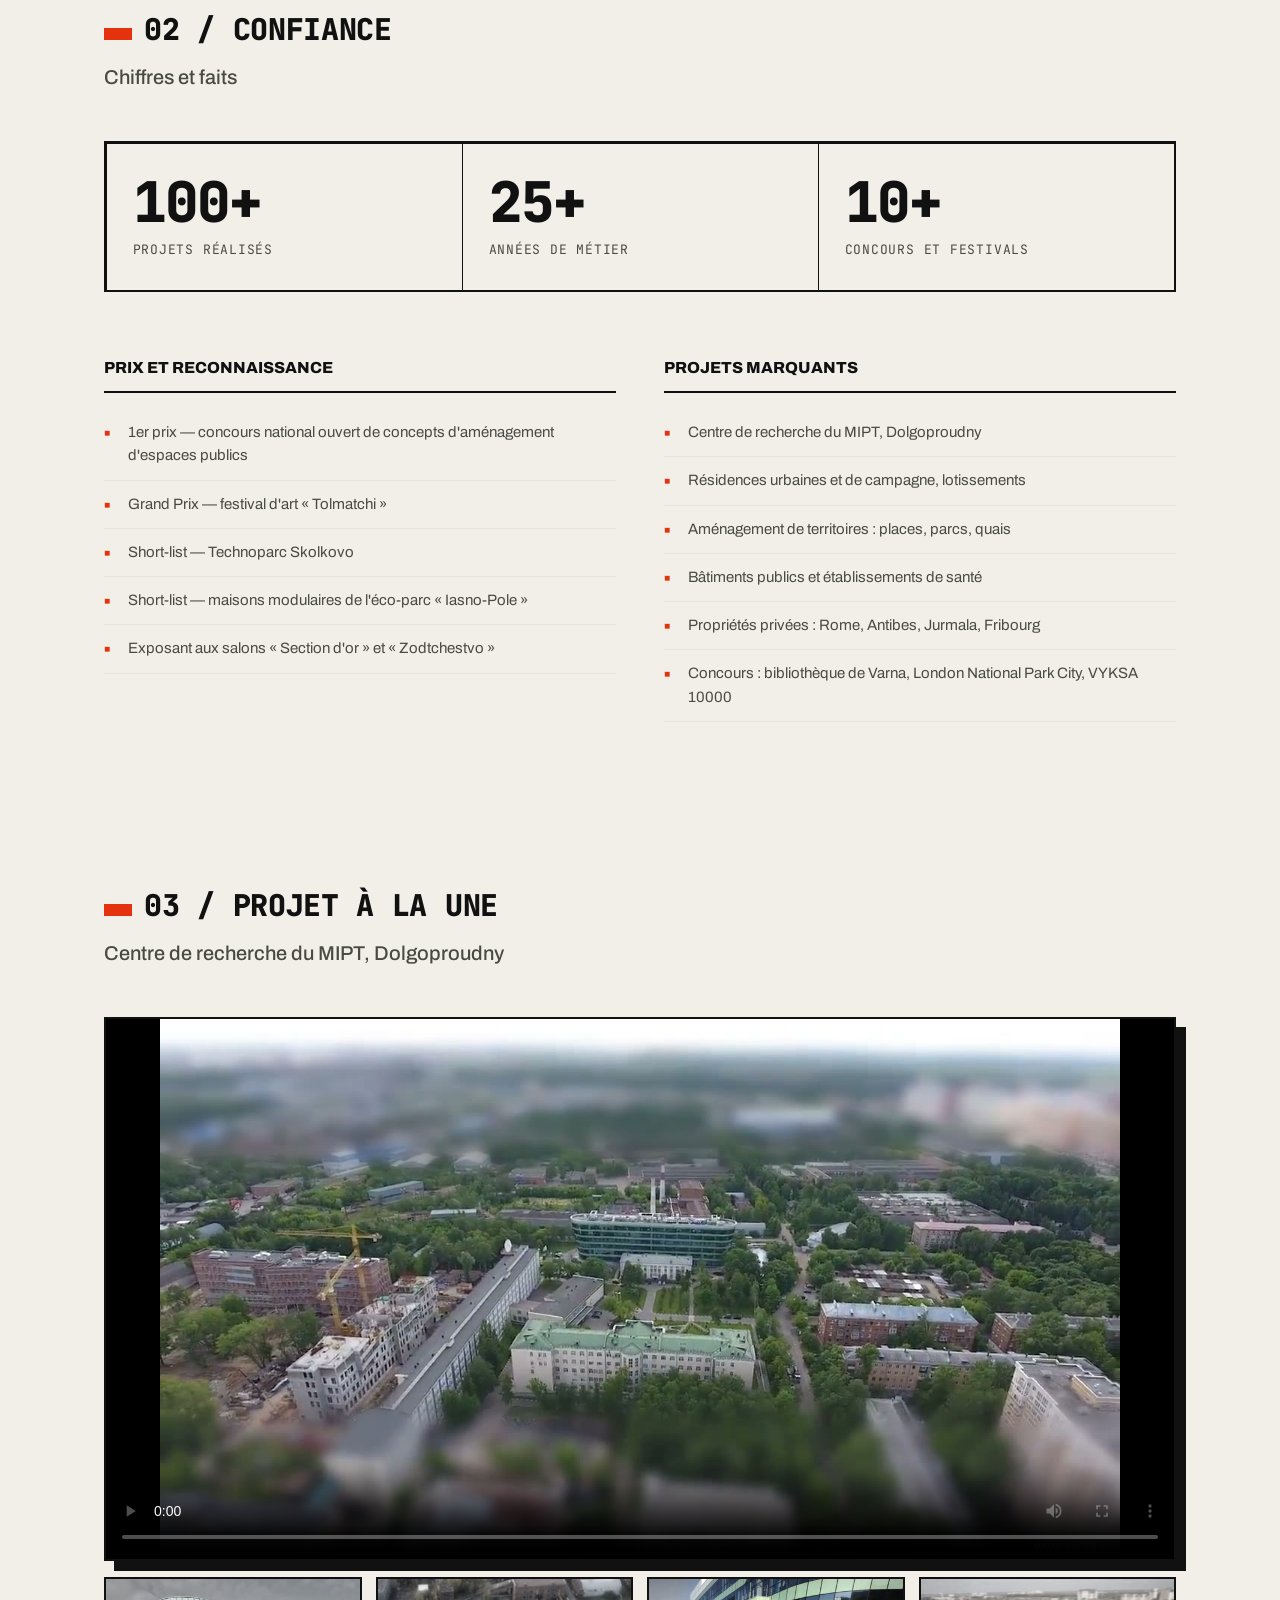
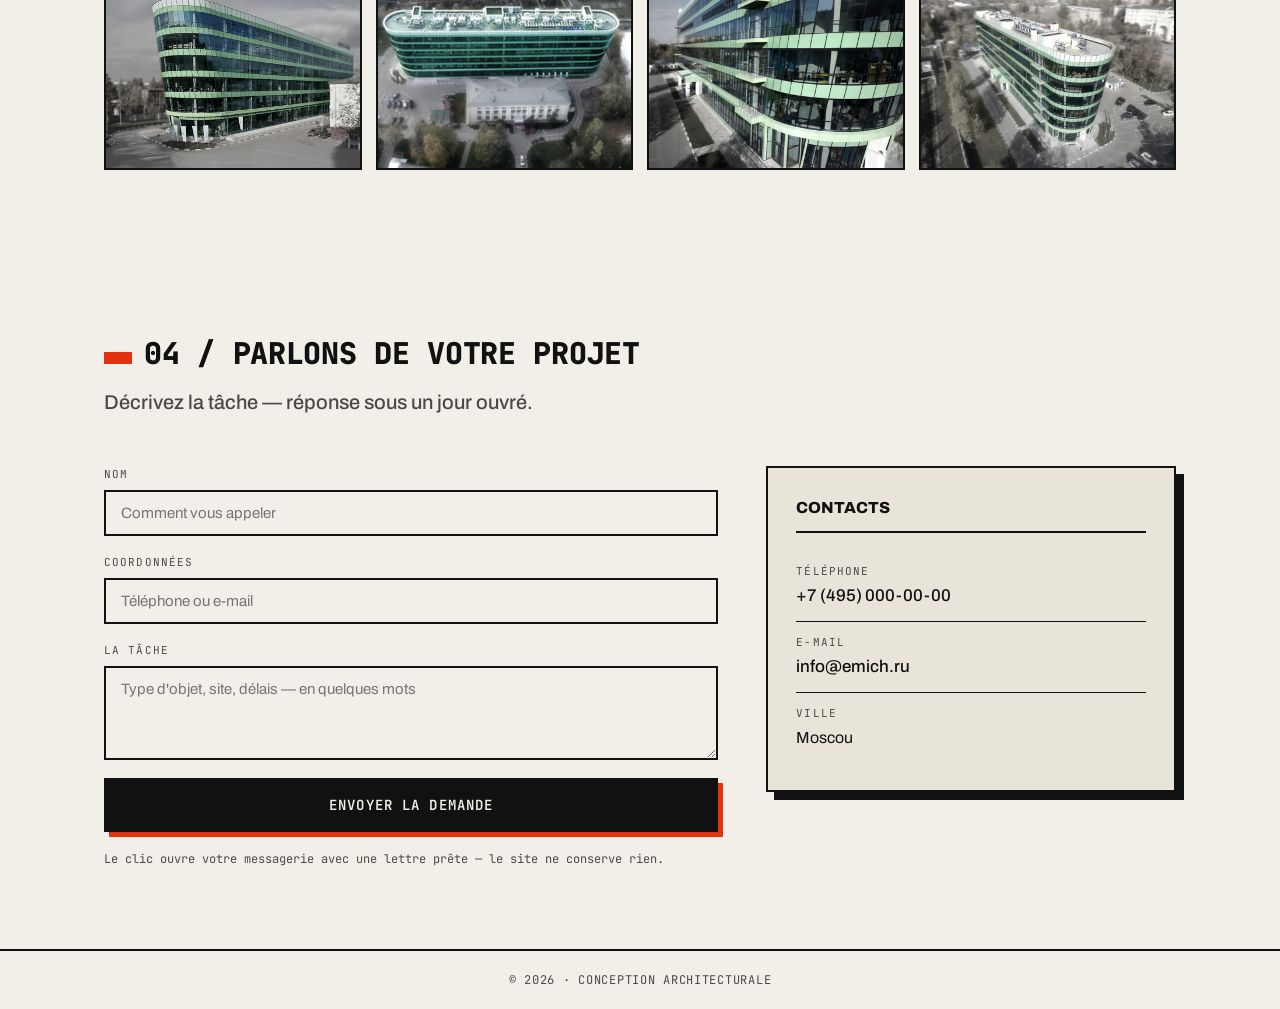
<file: fr/index.html>
<!DOCTYPE html>
<!-- Статическая языковая версия: FR. Контент генерируется из словаря I18N в app.js и index.html — править исходники, не этот файл. -->
<html lang="fr" data-pinned-lang="fr"><head>
<meta charset="UTF-8">
<meta name="viewport" content="width=device-width, initial-scale=1.0">
<meta name="theme-color" content="#F2EFE9">
<title>Bureau d'architecture « EMICH » — de l'idée à la réalisation</title>
<meta name="description" content="Bureau d'architecture « EMICH » : concepts urbains, études de conception et d'exécution, suivi de chantier, intérieurs. BIM sous ArchiCAD et Revit. Plus de 100 projets.">

<link rel="canonical" href="https://emich.ru/fr/">
<link rel="alternate" hreflang="ru" href="https://emich.ru/">
<link rel="alternate" hreflang="en" href="https://emich.ru/en/">
<link rel="alternate" hreflang="fr" href="https://emich.ru/fr/">
<link rel="alternate" hreflang="it" href="https://emich.ru/it/">
<link rel="alternate" hreflang="x-default" href="https://emich.ru/">

<link rel="icon" type="image/svg+xml" href="../assets/favicon.svg">

<meta property="og:type" content="website">
<meta property="og:site_name" content="Архитектурное бюро «EMICH»">
<meta property="og:title" content="Bureau d'architecture « EMICH » — de l'idée à la réalisation">
<meta property="og:description" content="Concepts urbains, études de conception et d'exécution, suivi de chantier, intérieurs. BIM sous ArchiCAD et Revit. Plus de 100 projets.">
<meta property="og:url" content="https://emich.ru/fr/">
<meta property="og:image" content="https://emich.ru/assets/hero-art.jpg">
<meta property="og:image:width" content="1600">
<meta property="og:image:height" content="1600">
<meta property="og:locale" content="fr_FR">
<meta property="og:locale:alternate" content="en_US">
<meta property="og:locale:alternate" content="ru_RU">
<meta property="og:locale:alternate" content="it_IT">
<meta name="twitter:card" content="summary_large_image">

<!-- ЗАМЕНИТЬ перед заливкой: телефон и адрес — сейчас заглушки -->
<script type="application/ld+json">
{
  "@context": "https://schema.org",
  "@type": "ProfessionalService",
  "name": "Архитектурное бюро «EMICH»",
  "alternateName": "Emets & Chopalavov Architecture Bureau",
  "url": "https://emich.ru/",
  "logo": "https://emich.ru/assets/favicon.svg",
  "image": "https://emich.ru/assets/hero-art.jpg",
  "description": "Архитектурное бюро «EMICH»: градостроительные концепции, проектная и рабочая документация, авторский надзор, интерьеры. BIM: ArchiCAD и Revit. 100+ проектов.",
  "telephone": "+7 (495) 000-00-00",
  "email": "info@emich.ru",
  "address": {
    "@type": "PostalAddress",
    "addressLocality": "Москва",
    "addressCountry": "RU"
  }
}
</script>

<link rel="preconnect" href="https://fonts.googleapis.com">
<link rel="preconnect" href="https://fonts.gstatic.com" crossorigin="">
<link href="https://fonts.googleapis.com/css2?family=Archivo:wght@400;500;700;800;900&amp;family=JetBrains+Mono:wght@400;600&amp;display=swap" rel="stylesheet">
<link rel="stylesheet" href="../styles.css">
<noscript><style>.reveal { opacity: 1 !important; transform: none !important; }</style></noscript>
</head>
<body>

<div class="bg-grid" aria-hidden="true"></div>

<header class="header">
  <a class="logo" href="#top"><span class="logo-ab">АБ</span> <span class="logo-name" data-i18n="brand">«EMICH»</span></a>
  <nav class="nav" aria-label="Основная навигация">
    <a href="#benefits" data-i18n="nav.benefits">Atouts</a>
    <a href="#trust" data-i18n="nav.trust">Références</a>
    <a href="#contact" data-i18n="nav.contact">Contacts</a>
  </nav>
  <div class="lang-switch" role="group" aria-label="Language">
    <button data-lang="ru" class="">RU</button>
    <button data-lang="en" class="">EN</button>
    <button data-lang="fr" class="active">FR</button>
    <button data-lang="it">IT</button>
  </div>
</header>

<!-- ===================== HERO ===================== -->
<section class="hero" id="top">
  <div class="hero-text reveal visible">
    <p class="kicker" data-i18n="hero.kicker">Architecte en chef · expertise de projets uniques</p>
    <h1 data-i18n="hero.title">L'architecture, de l'idée à la réalisation</h1>
    <p class="hero-sub" data-i18n="hero.sub">Concepts urbains, dossiers de conception et d'exécution, suivi de chantier et intérieurs. Conception BIM sous ArchiCAD et Revit.</p>
    <a class="btn" href="#contact" data-i18n="hero.cta">Discuter du projet</a>
    <p class="flow mono" data-i18n="hero.flow">IDÉE → CONCEPT → PROJET → EXÉCUTION → CHANTIER → BÂTIMENT</p>
  </div>
  <div class="hero-art reveal visible">
    <img src="../assets/hero-art.jpg" width="1600" height="1600" alt="Световая инсталляция — арт-объект, архитектурное бюро «EMICH»" fetchpriority="high">
    <p class="hero-caption mono" data-i18n="hero.caption">OBJET D'ART / INSTALLATION LUMINEUSE</p>
  </div>
</section>

<!-- ===================== ПОЛЬЗА ===================== -->
<section class="section" id="benefits">
  <h2 class="section-title reveal mono" data-i18n="benefits.title">01 / ATOUTS</h2>
  <p class="section-lead reveal" data-i18n="benefits.lead">Ce que le client obtient</p>
  <div class="cards">
    <div class="card reveal">
      <h3 data-i18n="b1.t">Cycle complet</h3>
      <p data-i18n="b1.d">Une seule équipe responsable : de la première idée et du concept urbain jusqu'au dossier d'exécution et au suivi de chantier.</p>
    </div>
    <div class="card reveal">
      <h3 data-i18n="b2.t">Précision BIM</h3>
      <p data-i18n="b2.d">ArchiCAD et Revit : une maquette 3D au lieu de plans 2D — moins d'erreurs et de reprises sur chantier.</p>
    </div>
    <div class="card reveal">
      <h3 data-i18n="b3.t">Plus de 25 ans de pratique</h3>
      <p data-i18n="b3.d">En conception depuis 1998 : toutes les étapes maîtrisées personnellement — de l'esquisse à la mise en service.</p>
    </div>
    <div class="card reveal">
      <h3 data-i18n="b4.t">Niveau international</h3>
      <p data-i18n="b4.d">Concours à Londres, Varna et Skolkovo ; réalisations en Italie, en France, en Lettonie et en Allemagne.</p>
    </div>
    <div class="card reveal">
      <h3 data-i18n="b5.t">Trois échelles réunies</h3>
      <p data-i18n="b5.d">Bâtiments, intérieurs et territoires conçus comme un environnement unique.</p>
    </div>
    <div class="card reveal">
      <h3 data-i18n="b6.t">Expertise de projets uniques</h3>
      <p data-i18n="b6.d">Projets ambitieux et complexes en collaboration avec des agences de classe mondiale, y compris le patrimoine.</p>
    </div>
  </div>
</section>

<!-- ===================== ДОВЕРИЕ ===================== -->
<section class="section" id="trust">
  <h2 class="section-title reveal mono" data-i18n="trust.title">02 / CONFIANCE</h2>
  <p class="section-lead reveal" data-i18n="trust.lead">Chiffres et faits</p>

  <div class="nums">
    <div class="num reveal">
      <span class="num-value mono" data-count="100" data-suffix="+">100+</span>
      <span class="num-label" data-i18n="n.projects">projets réalisés</span>
    </div>
    <div class="num reveal">
      <span class="num-value mono" data-count="25" data-suffix="+">25+</span>
      <span class="num-label" data-i18n="n.years">années de métier</span>
    </div>
    <div class="num reveal">
      <span class="num-value mono" data-count="10" data-suffix="+">10+</span>
      <span class="num-label" data-i18n="n.contests">concours et festivals</span>
    </div>
  </div>

  <div class="trust-grid">
    <div class="trust-col reveal">
      <h3 data-i18n="awards.title">Prix et reconnaissance</h3>
      <ul class="list">
        <li data-i18n="a1">1er prix — concours national ouvert de concepts d'aménagement d'espaces publics</li>
        <li data-i18n="a2">Grand Prix — festival d'art « Tolmatchi »</li>
        <li data-i18n="a3">Short-list — Technoparc Skolkovo</li>
        <li data-i18n="a4">Short-list — maisons modulaires de l'éco-parc « Iasno-Pole »</li>
        <li data-i18n="a5">Exposant aux salons « Section d'or » et « Zodtchestvo »</li>
      </ul>
    </div>
    <div class="trust-col reveal">
      <h3 data-i18n="projects.title">Projets marquants</h3>
      <ul class="list">
        <li data-i18n="p1">Centre de recherche du MIPT, Dolgoproudny</li>
        <li data-i18n="p2">Résidences urbaines et de campagne, lotissements</li>
        <li data-i18n="p3">Aménagement de territoires : places, parcs, quais</li>
        <li data-i18n="p4">Bâtiments publics et établissements de santé</li>
        <li data-i18n="p5">Propriétés privées : Rome, Antibes, Jurmala, Fribourg</li>
        <li data-i18n="p6">Concours : bibliothèque de Varna, London National Park City, VYKSA 10000</li>
      </ul>
    </div>
  </div>
</section>

<!-- ===================== ПОРТФОЛИО (ВИДЕО) ===================== -->
<section class="section" id="showcase">
  <h2 class="section-title reveal mono" data-i18n="showcase.title">03 / PROJET À LA UNE</h2>
  <p class="section-lead reveal" data-i18n="showcase.lead">Centre de recherche du MIPT, Dolgoproudny</p>
  <div class="video-wrap reveal">
    <video controls="" preload="metadata" playsinline="" poster="../assets/mfti-video-poster.jpg" width="960" height="540">
      <source src="../assets/mfti-video.mp4" type="video/mp4">
    </video>
  </div>
  <div class="gallery reveal">
    <a href="../assets/mfti-1.jpg" target="_blank" rel="noopener"><img src="../assets/mfti-1-480.jpg" srcset="../assets/mfti-1-480.jpg 480w, ../assets/mfti-1.jpg 1399w" sizes="(max-width: 600px) 90vw, 280px" width="1399" height="973" alt="Centre de recherche du MIPT à Dolgoproudny — vue 1" loading="lazy"></a>
    <a href="../assets/mfti-2.jpg" target="_blank" rel="noopener"><img src="../assets/mfti-2-480.jpg" srcset="../assets/mfti-2-480.jpg 480w, ../assets/mfti-2.jpg 1211w" sizes="(max-width: 600px) 90vw, 280px" width="1211" height="534" alt="Centre de recherche du MIPT à Dolgoproudny — vue 2" loading="lazy"></a>
    <a href="../assets/mfti-3.jpg" target="_blank" rel="noopener"><img src="../assets/mfti-3-480.jpg" srcset="../assets/mfti-3-480.jpg 480w, ../assets/mfti-3.jpg 1472w" sizes="(max-width: 600px) 90vw, 280px" width="1472" height="996" alt="Centre de recherche du MIPT à Dolgoproudny — vue 3" loading="lazy"></a>
    <a href="../assets/mfti-4.jpg" target="_blank" rel="noopener"><img src="../assets/mfti-4-480.jpg" srcset="../assets/mfti-4-480.jpg 480w, ../assets/mfti-4.jpg 1498w" sizes="(max-width: 600px) 90vw, 280px" width="1498" height="996" alt="Centre de recherche du MIPT à Dolgoproudny — vue 4" loading="lazy"></a>
  </div>
</section>

<!-- ===================== ФОРМА + КОНТАКТЫ ===================== -->
<section class="section" id="contact">
  <h2 class="section-title reveal mono" data-i18n="form.title">04 / PARLONS DE VOTRE PROJET</h2>
  <p class="section-lead reveal" data-i18n="form.sub">Décrivez la tâche — réponse sous un jour ouvré.</p>

  <div class="contact-grid">
    <form id="request-form" class="form reveal">
      <label>
        <span data-i18n="f.name">Nom</span>
        <input type="text" name="name" autocomplete="name" required="" data-i18n-ph="f.name.ph" placeholder="Comment vous appeler">
      </label>
      <label>
        <span data-i18n="f.contact">Coordonnées</span>
        <input type="text" name="contact" required="" data-i18n-ph="f.contact.ph" placeholder="Téléphone ou e-mail">
      </label>
      <label>
        <span data-i18n="f.msg">La tâche</span>
        <textarea name="message" rows="4" data-i18n-ph="f.msg.ph" placeholder="Type d'objet, site, délais — en quelques mots"></textarea>
      </label>
      <button type="submit" class="btn" data-i18n="f.submit">Envoyer la demande</button>
      <p class="form-note mono" data-i18n="f.note">Le clic ouvre votre messagerie avec une lettre prête — le site ne conserve rien.</p>
    </form>

    <address class="contacts reveal">
      <h3 data-i18n="contacts.title">Contacts</h3>
      <p class="contact-row">
        <span class="mono dim" data-i18n="c.phone">Téléphone</span>
        <!-- ЗАМЕНИТЬ перед заливкой: реальный телефон -->
        <a href="tel:+74950000000">+7 (495) 000-00-00</a>
      </p>
      <p class="contact-row">
        <span class="mono dim" data-i18n="c.email">E-mail</span>
        <a href="mailto:info@emich.ru">info@emich.ru</a>
      </p>
      <p class="contact-row">
        <span class="mono dim" data-i18n="c.city">Ville</span>
        <span data-i18n="c.city.value">Moscou</span>
      </p>
    </address>
  </div>
</section>

<footer class="footer mono">
  <span>© <span id="year">2026</span> · <span data-i18n="footer.tag">Conception architecturale</span></span>
</footer>

<script src="../app.js"></script>


</body></html>
</file>
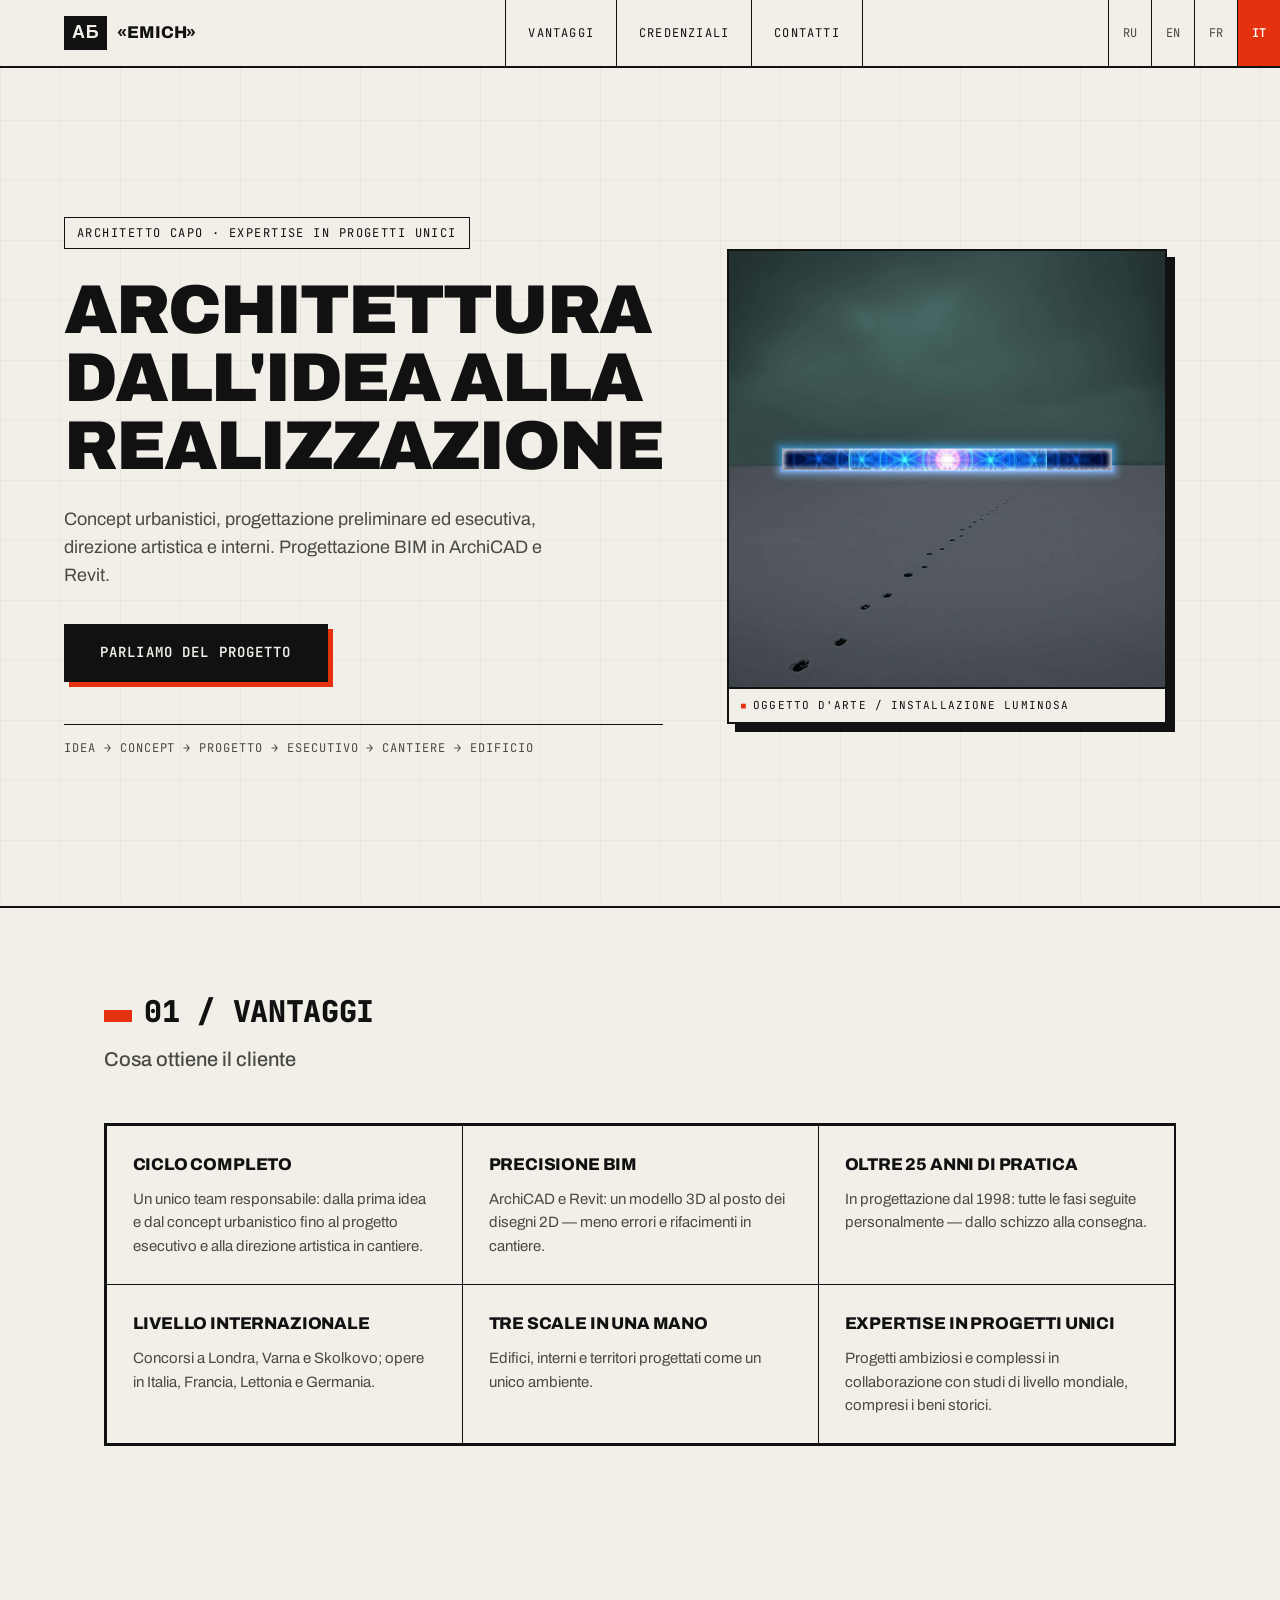
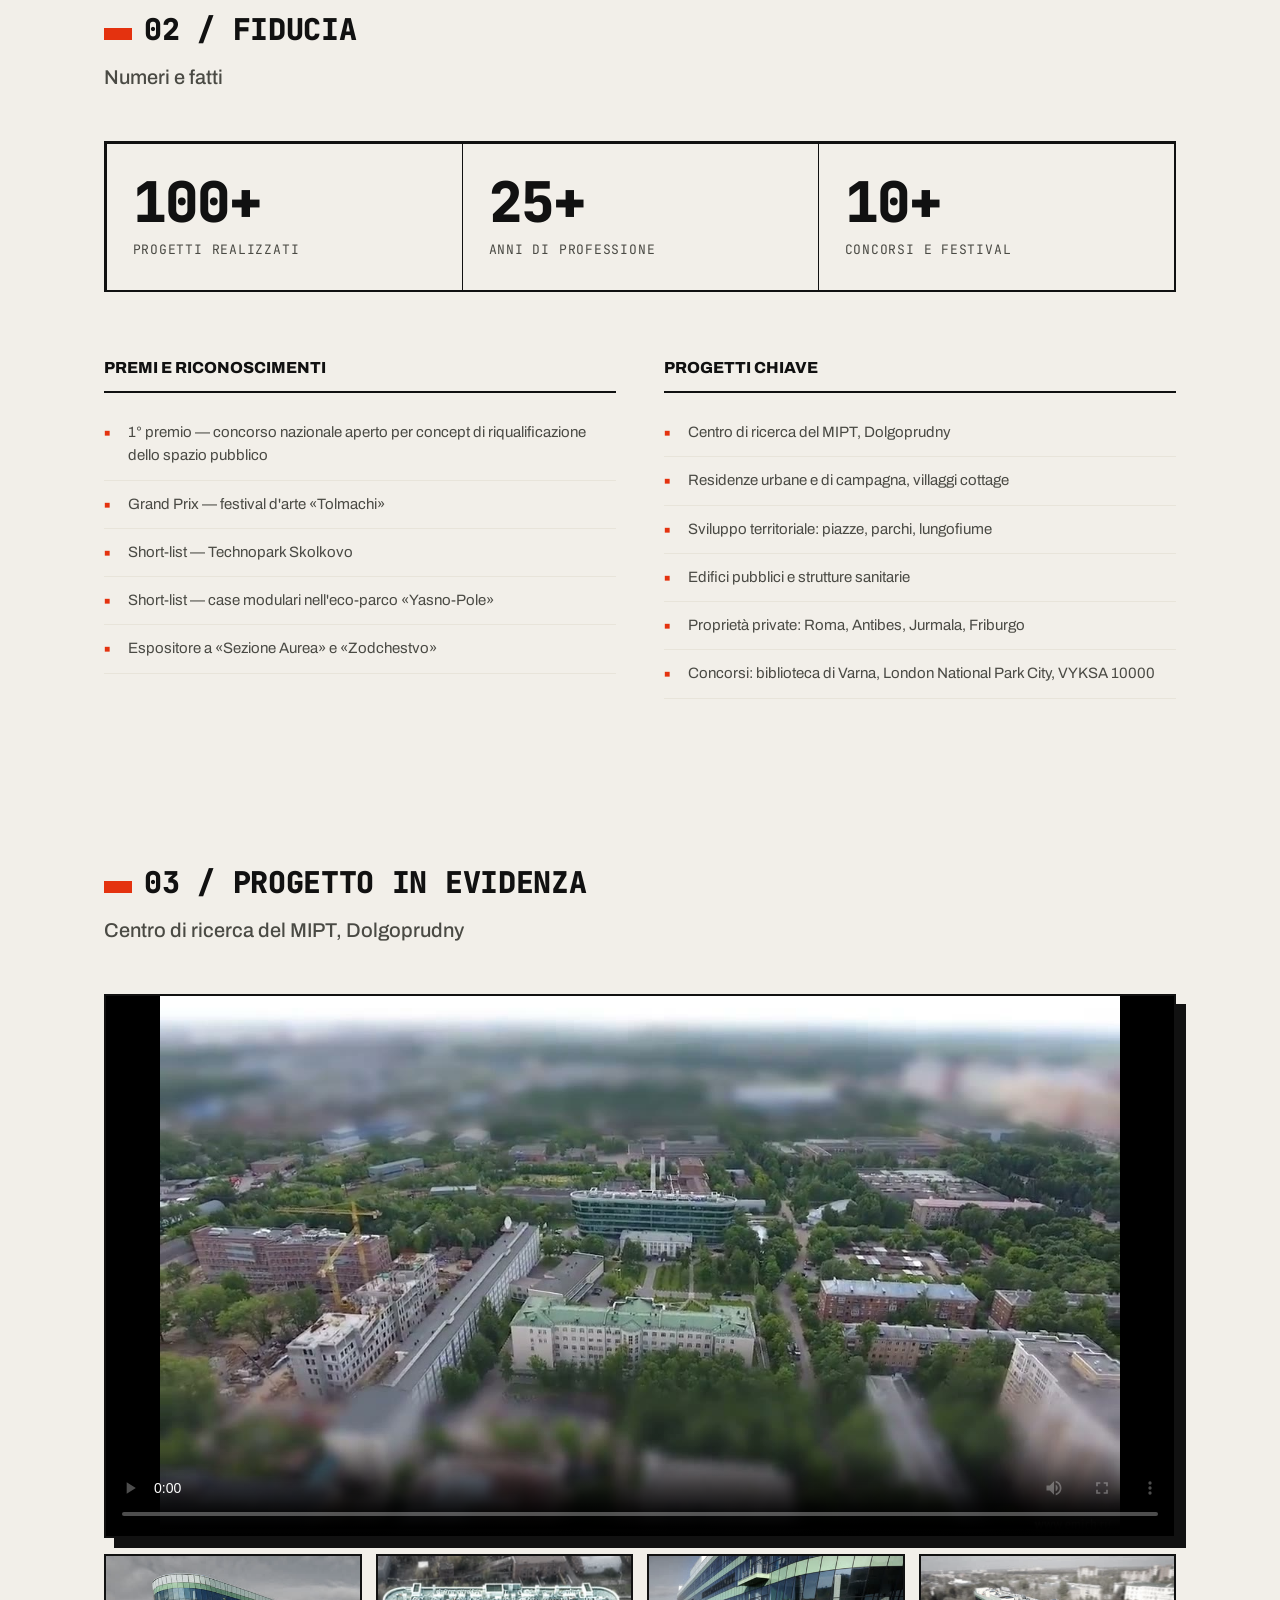
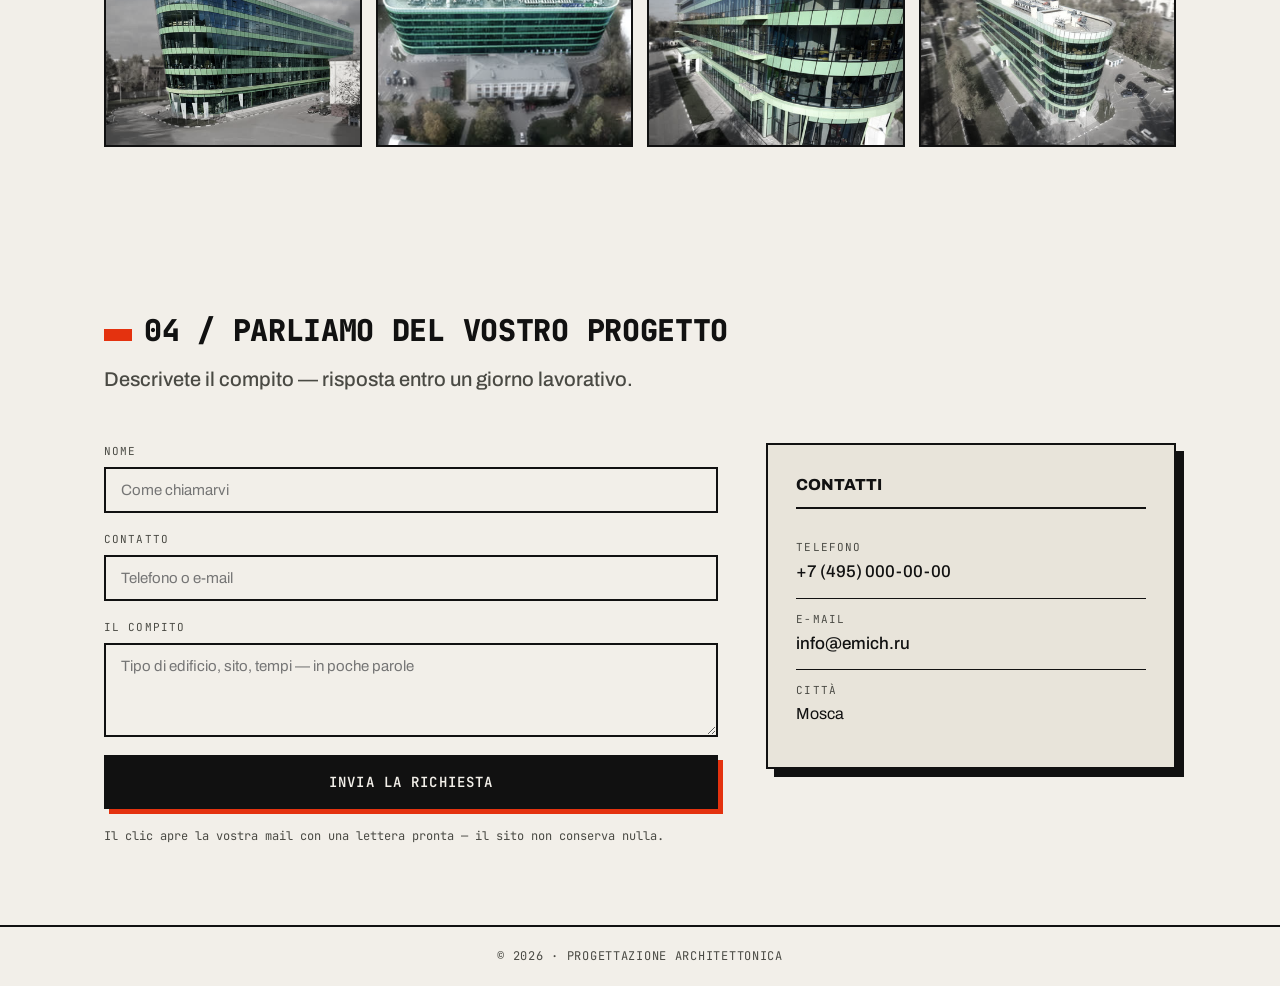
<file: it/index.html>
<!DOCTYPE html>
<!-- Статическая языковая версия: IT. Контент генерируется из словаря I18N в app.js и index.html — править исходники, не этот файл. -->
<html lang="it" data-pinned-lang="it"><head>
<meta charset="UTF-8">
<meta name="viewport" content="width=device-width, initial-scale=1.0">
<meta name="theme-color" content="#F2EFE9">
<title>Studio di architettura «EMICH» — dall'idea alla realizzazione</title>
<meta name="description" content="Studio di architettura «EMICH»: concept urbanistici, progettazione preliminare ed esecutiva, direzione artistica, interni. BIM in ArchiCAD e Revit. Oltre 100 progetti.">

<link rel="canonical" href="https://emich.ru/it/">
<link rel="alternate" hreflang="ru" href="https://emich.ru/">
<link rel="alternate" hreflang="en" href="https://emich.ru/en/">
<link rel="alternate" hreflang="fr" href="https://emich.ru/fr/">
<link rel="alternate" hreflang="it" href="https://emich.ru/it/">
<link rel="alternate" hreflang="x-default" href="https://emich.ru/">

<link rel="icon" type="image/svg+xml" href="../assets/favicon.svg">

<meta property="og:type" content="website">
<meta property="og:site_name" content="Архитектурное бюро «EMICH»">
<meta property="og:title" content="Studio di architettura «EMICH» — dall'idea alla realizzazione">
<meta property="og:description" content="Concept urbanistici, progettazione preliminare ed esecutiva, direzione artistica, interni. BIM in ArchiCAD e Revit. Oltre 100 progetti.">
<meta property="og:url" content="https://emich.ru/it/">
<meta property="og:image" content="https://emich.ru/assets/hero-art.jpg">
<meta property="og:image:width" content="1600">
<meta property="og:image:height" content="1600">
<meta property="og:locale" content="it_IT">
<meta property="og:locale:alternate" content="en_US">
<meta property="og:locale:alternate" content="fr_FR">
<meta property="og:locale:alternate" content="ru_RU">
<meta name="twitter:card" content="summary_large_image">

<!-- ЗАМЕНИТЬ перед заливкой: телефон и адрес — сейчас заглушки -->
<script type="application/ld+json">
{
  "@context": "https://schema.org",
  "@type": "ProfessionalService",
  "name": "Архитектурное бюро «EMICH»",
  "alternateName": "Emets & Chopalavov Architecture Bureau",
  "url": "https://emich.ru/",
  "logo": "https://emich.ru/assets/favicon.svg",
  "image": "https://emich.ru/assets/hero-art.jpg",
  "description": "Архитектурное бюро «EMICH»: градостроительные концепции, проектная и рабочая документация, авторский надзор, интерьеры. BIM: ArchiCAD и Revit. 100+ проектов.",
  "telephone": "+7 (495) 000-00-00",
  "email": "info@emich.ru",
  "address": {
    "@type": "PostalAddress",
    "addressLocality": "Москва",
    "addressCountry": "RU"
  }
}
</script>

<link rel="preconnect" href="https://fonts.googleapis.com">
<link rel="preconnect" href="https://fonts.gstatic.com" crossorigin="">
<link href="https://fonts.googleapis.com/css2?family=Archivo:wght@400;500;700;800;900&amp;family=JetBrains+Mono:wght@400;600&amp;display=swap" rel="stylesheet">
<link rel="stylesheet" href="../styles.css">
<noscript><style>.reveal { opacity: 1 !important; transform: none !important; }</style></noscript>
</head>
<body>

<div class="bg-grid" aria-hidden="true"></div>

<header class="header">
  <a class="logo" href="#top"><span class="logo-ab">АБ</span> <span class="logo-name" data-i18n="brand">«EMICH»</span></a>
  <nav class="nav" aria-label="Основная навигация">
    <a href="#benefits" data-i18n="nav.benefits">Vantaggi</a>
    <a href="#trust" data-i18n="nav.trust">Credenziali</a>
    <a href="#contact" data-i18n="nav.contact">Contatti</a>
  </nav>
  <div class="lang-switch" role="group" aria-label="Language">
    <button data-lang="ru" class="">RU</button>
    <button data-lang="en" class="">EN</button>
    <button data-lang="fr" class="">FR</button>
    <button data-lang="it" class="active">IT</button>
  </div>
</header>

<!-- ===================== HERO ===================== -->
<section class="hero" id="top">
  <div class="hero-text reveal visible">
    <p class="kicker" data-i18n="hero.kicker">Architetto capo · expertise in progetti unici</p>
    <h1 data-i18n="hero.title">Architettura dall'idea alla realizzazione</h1>
    <p class="hero-sub" data-i18n="hero.sub">Concept urbanistici, progettazione preliminare ed esecutiva, direzione artistica e interni. Progettazione BIM in ArchiCAD e Revit.</p>
    <a class="btn" href="#contact" data-i18n="hero.cta">Parliamo del progetto</a>
    <p class="flow mono" data-i18n="hero.flow">IDEA → CONCEPT → PROGETTO → ESECUTIVO → CANTIERE → EDIFICIO</p>
  </div>
  <div class="hero-art reveal visible">
    <img src="../assets/hero-art.jpg" width="1600" height="1600" alt="Световая инсталляция — арт-объект, архитектурное бюро «EMICH»" fetchpriority="high">
    <p class="hero-caption mono" data-i18n="hero.caption">OGGETTO D'ARTE / INSTALLAZIONE LUMINOSA</p>
  </div>
</section>

<!-- ===================== ПОЛЬЗА ===================== -->
<section class="section" id="benefits">
  <h2 class="section-title reveal mono" data-i18n="benefits.title">01 / VANTAGGI</h2>
  <p class="section-lead reveal" data-i18n="benefits.lead">Cosa ottiene il cliente</p>
  <div class="cards">
    <div class="card reveal">
      <h3 data-i18n="b1.t">Ciclo completo</h3>
      <p data-i18n="b1.d">Un unico team responsabile: dalla prima idea e dal concept urbanistico fino al progetto esecutivo e alla direzione artistica in cantiere.</p>
    </div>
    <div class="card reveal">
      <h3 data-i18n="b2.t">Precisione BIM</h3>
      <p data-i18n="b2.d">ArchiCAD e Revit: un modello 3D al posto dei disegni 2D — meno errori e rifacimenti in cantiere.</p>
    </div>
    <div class="card reveal">
      <h3 data-i18n="b3.t">Oltre 25 anni di pratica</h3>
      <p data-i18n="b3.d">In progettazione dal 1998: tutte le fasi seguite personalmente — dallo schizzo alla consegna.</p>
    </div>
    <div class="card reveal">
      <h3 data-i18n="b4.t">Livello internazionale</h3>
      <p data-i18n="b4.d">Concorsi a Londra, Varna e Skolkovo; opere in Italia, Francia, Lettonia e Germania.</p>
    </div>
    <div class="card reveal">
      <h3 data-i18n="b5.t">Tre scale in una mano</h3>
      <p data-i18n="b5.d">Edifici, interni e territori progettati come un unico ambiente.</p>
    </div>
    <div class="card reveal">
      <h3 data-i18n="b6.t">Expertise in progetti unici</h3>
      <p data-i18n="b6.d">Progetti ambiziosi e complessi in collaborazione con studi di livello mondiale, compresi i beni storici.</p>
    </div>
  </div>
</section>

<!-- ===================== ДОВЕРИЕ ===================== -->
<section class="section" id="trust">
  <h2 class="section-title reveal mono" data-i18n="trust.title">02 / FIDUCIA</h2>
  <p class="section-lead reveal" data-i18n="trust.lead">Numeri e fatti</p>

  <div class="nums">
    <div class="num reveal">
      <span class="num-value mono" data-count="100" data-suffix="+">100+</span>
      <span class="num-label" data-i18n="n.projects">progetti realizzati</span>
    </div>
    <div class="num reveal">
      <span class="num-value mono" data-count="25" data-suffix="+">25+</span>
      <span class="num-label" data-i18n="n.years">anni di professione</span>
    </div>
    <div class="num reveal">
      <span class="num-value mono" data-count="10" data-suffix="+">10+</span>
      <span class="num-label" data-i18n="n.contests">concorsi e festival</span>
    </div>
  </div>

  <div class="trust-grid">
    <div class="trust-col reveal">
      <h3 data-i18n="awards.title">Premi e riconoscimenti</h3>
      <ul class="list">
        <li data-i18n="a1">1° premio — concorso nazionale aperto per concept di riqualificazione dello spazio pubblico</li>
        <li data-i18n="a2">Grand Prix — festival d'arte «Tolmachi»</li>
        <li data-i18n="a3">Short-list — Technopark Skolkovo</li>
        <li data-i18n="a4">Short-list — case modulari nell'eco-parco «Yasno-Pole»</li>
        <li data-i18n="a5">Espositore a «Sezione Aurea» e «Zodchestvo»</li>
      </ul>
    </div>
    <div class="trust-col reveal">
      <h3 data-i18n="projects.title">Progetti chiave</h3>
      <ul class="list">
        <li data-i18n="p1">Centro di ricerca del MIPT, Dolgoprudny</li>
        <li data-i18n="p2">Residenze urbane e di campagna, villaggi cottage</li>
        <li data-i18n="p3">Sviluppo territoriale: piazze, parchi, lungofiume</li>
        <li data-i18n="p4">Edifici pubblici e strutture sanitarie</li>
        <li data-i18n="p5">Proprietà private: Roma, Antibes, Jurmala, Friburgo</li>
        <li data-i18n="p6">Concorsi: biblioteca di Varna, London National Park City, VYKSA 10000</li>
      </ul>
    </div>
  </div>
</section>

<!-- ===================== ПОРТФОЛИО (ВИДЕО) ===================== -->
<section class="section" id="showcase">
  <h2 class="section-title reveal mono" data-i18n="showcase.title">03 / PROGETTO IN EVIDENZA</h2>
  <p class="section-lead reveal" data-i18n="showcase.lead">Centro di ricerca del MIPT, Dolgoprudny</p>
  <div class="video-wrap reveal">
    <video controls="" preload="metadata" playsinline="" poster="../assets/mfti-video-poster.jpg" width="960" height="540">
      <source src="../assets/mfti-video.mp4" type="video/mp4">
    </video>
  </div>
  <div class="gallery reveal">
    <a href="../assets/mfti-1.jpg" target="_blank" rel="noopener"><img src="../assets/mfti-1-480.jpg" srcset="../assets/mfti-1-480.jpg 480w, ../assets/mfti-1.jpg 1399w" sizes="(max-width: 600px) 90vw, 280px" width="1399" height="973" alt="Centro di ricerca del MIPT a Dolgoprudny — vista 1" loading="lazy"></a>
    <a href="../assets/mfti-2.jpg" target="_blank" rel="noopener"><img src="../assets/mfti-2-480.jpg" srcset="../assets/mfti-2-480.jpg 480w, ../assets/mfti-2.jpg 1211w" sizes="(max-width: 600px) 90vw, 280px" width="1211" height="534" alt="Centro di ricerca del MIPT a Dolgoprudny — vista 2" loading="lazy"></a>
    <a href="../assets/mfti-3.jpg" target="_blank" rel="noopener"><img src="../assets/mfti-3-480.jpg" srcset="../assets/mfti-3-480.jpg 480w, ../assets/mfti-3.jpg 1472w" sizes="(max-width: 600px) 90vw, 280px" width="1472" height="996" alt="Centro di ricerca del MIPT a Dolgoprudny — vista 3" loading="lazy"></a>
    <a href="../assets/mfti-4.jpg" target="_blank" rel="noopener"><img src="../assets/mfti-4-480.jpg" srcset="../assets/mfti-4-480.jpg 480w, ../assets/mfti-4.jpg 1498w" sizes="(max-width: 600px) 90vw, 280px" width="1498" height="996" alt="Centro di ricerca del MIPT a Dolgoprudny — vista 4" loading="lazy"></a>
  </div>
</section>

<!-- ===================== ФОРМА + КОНТАКТЫ ===================== -->
<section class="section" id="contact">
  <h2 class="section-title reveal mono" data-i18n="form.title">04 / PARLIAMO DEL VOSTRO PROGETTO</h2>
  <p class="section-lead reveal" data-i18n="form.sub">Descrivete il compito — risposta entro un giorno lavorativo.</p>

  <div class="contact-grid">
    <form id="request-form" class="form reveal">
      <label>
        <span data-i18n="f.name">Nome</span>
        <input type="text" name="name" autocomplete="name" required="" data-i18n-ph="f.name.ph" placeholder="Come chiamarvi">
      </label>
      <label>
        <span data-i18n="f.contact">Contatto</span>
        <input type="text" name="contact" required="" data-i18n-ph="f.contact.ph" placeholder="Telefono o e-mail">
      </label>
      <label>
        <span data-i18n="f.msg">Il compito</span>
        <textarea name="message" rows="4" data-i18n-ph="f.msg.ph" placeholder="Tipo di edificio, sito, tempi — in poche parole"></textarea>
      </label>
      <button type="submit" class="btn" data-i18n="f.submit">Invia la richiesta</button>
      <p class="form-note mono" data-i18n="f.note">Il clic apre la vostra mail con una lettera pronta — il sito non conserva nulla.</p>
    </form>

    <address class="contacts reveal">
      <h3 data-i18n="contacts.title">Contatti</h3>
      <p class="contact-row">
        <span class="mono dim" data-i18n="c.phone">Telefono</span>
        <!-- ЗАМЕНИТЬ перед заливкой: реальный телефон -->
        <a href="tel:+74950000000">+7 (495) 000-00-00</a>
      </p>
      <p class="contact-row">
        <span class="mono dim" data-i18n="c.email">E-mail</span>
        <a href="mailto:info@emich.ru">info@emich.ru</a>
      </p>
      <p class="contact-row">
        <span class="mono dim" data-i18n="c.city">Città</span>
        <span data-i18n="c.city.value">Mosca</span>
      </p>
    </address>
  </div>
</section>

<footer class="footer mono">
  <span>© <span id="year">2026</span> · <span data-i18n="footer.tag">Progettazione architettonica</span></span>
</footer>

<script src="../app.js"></script>


</body></html>
</file>
<file: styles.css>
/* ===== Швейцарский брутализм: бумага, чёрная типографика, жёсткие рамки ===== */
:root {
  --paper: #F2EFE9;
  --paper-2: #E8E4DA;
  --ink: #111111;
  --ink-soft: #4A4A44;
  --line: #111111;
  --accent: #E4320F;
  --font: "Archivo", "Helvetica Neue", Helvetica, Arial, sans-serif;
  --mono: "JetBrains Mono", Consolas, ui-monospace, monospace;
}

* { margin: 0; padding: 0; box-sizing: border-box; border-radius: 0 !important; }

html { scroll-behavior: smooth; scroll-padding-top: 76px; }

body {
  background: var(--paper);
  color: var(--ink);
  font-family: var(--font);
  line-height: 1.55;
  overflow-x: hidden;
}

.mono { font-family: var(--mono); }
.dim { color: var(--ink-soft); }

/* фоновая швейцарская сетка */
.bg-grid {
  position: fixed; inset: 0; z-index: -1; pointer-events: none;
  background:
    linear-gradient(var(--paper-2) 1px, transparent 1px),
    linear-gradient(90deg, var(--paper-2) 1px, transparent 1px);
  background-size: 60px 60px;
  opacity: .8;
}

/* ===== Шапка ===== */
.header {
  position: sticky; top: 0; z-index: 10;
  display: flex; align-items: stretch; justify-content: space-between;
  background: var(--paper);
  border-bottom: 2px solid var(--line);
}

.logo {
  display: flex; align-items: center; gap: 10px;
  padding: 16px 5vw;
  text-decoration: none; color: var(--ink);
}
.logo-ab {
  font-weight: 900; font-size: 18px;
  background: var(--ink); color: var(--paper);
  padding: 3px 8px; letter-spacing: .04em;
}
.logo-name { font-weight: 800; font-size: 17px; letter-spacing: -.01em; text-transform: uppercase; }

.nav { display: flex; align-items: stretch; border-left: 1px solid var(--line); }
.nav a {
  display: flex; align-items: center;
  padding: 0 22px;
  font-family: var(--mono); font-size: 12px; letter-spacing: .1em; text-transform: uppercase;
  color: var(--ink); text-decoration: none;
  border-right: 1px solid var(--line);
  transition: background .15s, color .15s;
}
.nav a:hover { background: var(--ink); color: var(--paper); }

.lang-switch { display: flex; align-items: stretch; border-left: 1px solid var(--line); }
.lang-switch button {
  font-family: var(--mono); font-size: 12px;
  background: none; border: none; border-right: 1px solid var(--line);
  color: var(--ink-soft); padding: 0 14px; cursor: pointer;
  transition: all .15s;
}
.lang-switch button:last-child { border-right: none; }
.lang-switch button.active { background: var(--accent); color: #fff; font-weight: 600; }
.lang-switch button:not(.active):hover { background: var(--ink); color: var(--paper); }

/* ===== Hero ===== */
.hero {
  display: grid; grid-template-columns: 1.1fr .9fr; align-items: center; gap: 5vw;
  min-height: calc(100vh - 60px);
  padding: 60px 5vw;
  border-bottom: 2px solid var(--line);
}

.kicker {
  display: inline-block;
  font-family: var(--mono); font-size: 12px; letter-spacing: .12em; text-transform: uppercase;
  border: 1px solid var(--line); padding: 6px 12px; margin-bottom: 28px;
  background: var(--paper);
}

.hero h1 {
  font-size: clamp(40px, 5.4vw, 76px);
  line-height: .98; font-weight: 900; letter-spacing: -.03em;
  text-transform: uppercase;
  margin-bottom: 26px;
}
.hero h1 .accent { color: var(--accent); }

.hero-sub { font-size: 18px; color: var(--ink-soft); max-width: 52ch; margin-bottom: 34px; }

.btn {
  display: inline-block;
  background: var(--ink); color: var(--paper);
  font-family: var(--mono); font-weight: 600; font-size: 14px;
  letter-spacing: .08em; text-transform: uppercase;
  text-decoration: none; border: 2px solid var(--ink); cursor: pointer;
  padding: 16px 34px;
  box-shadow: 5px 5px 0 var(--accent);
  transition: transform .12s, box-shadow .12s;
}
.btn:hover { transform: translate(-2px, -2px); box-shadow: 8px 8px 0 var(--accent); }
.btn:active { transform: translate(3px, 3px); box-shadow: 1px 1px 0 var(--accent); }

.flow {
  margin-top: 42px; font-size: 12px; letter-spacing: .08em; color: var(--ink-soft);
  border-top: 1px solid var(--line); padding-top: 14px;
}

/* заглавное изображение */
.hero-art {
  border: 2px solid var(--line);
  background: var(--paper-2);
  box-shadow: 8px 8px 0 var(--ink);
}
.hero-art img { display: block; width: 100%; height: auto; }
.hero-caption {
  border-top: 2px solid var(--line);
  padding: 8px 12px;
  font-size: 11px; letter-spacing: .1em;
  background: var(--paper);
}
.hero-caption::before { content: "■ "; color: var(--accent); font-size: 8px; vertical-align: middle; }


/* ===== Секции ===== */
.section { padding: 80px 5vw; max-width: 1200px; margin: 0 auto; }

.section-title {
  font-size: clamp(22px, 2.4vw, 30px); font-weight: 900; letter-spacing: -.01em;
  text-transform: uppercase; color: var(--ink); margin-bottom: 10px;
}
.section-title::before { content: ""; display: inline-block; width: 28px; height: 12px; background: var(--accent); margin-right: 12px; }
.section-lead { font-size: 20px; font-weight: 500; color: var(--ink-soft); margin-bottom: 48px; }

/* карточки пользы */
.cards {
  display: grid; grid-template-columns: repeat(auto-fit, minmax(300px, 1fr));
  gap: 0; border: 2px solid var(--line);
}
.card {
  background: var(--paper);
  border: 1px solid var(--line); margin: -0.5px;
  padding: 26px; position: relative;
  transition: background .15s;
}
.card:hover { background: var(--paper-2); }
.card:hover h3 { color: var(--accent); }
.card h3 { font-size: 17px; font-weight: 800; text-transform: uppercase; letter-spacing: -.01em; margin-bottom: 10px; }
.card p { color: var(--ink-soft); font-size: 15px; }

/* доверие */
.nums {
  display: grid; grid-template-columns: repeat(auto-fit, minmax(200px, 1fr));
  gap: 0; margin-bottom: 64px; border: 2px solid var(--line);
}
.num {
  border: 1px solid var(--line); margin: -0.5px;
  padding: 30px 26px; background: var(--paper);
}
.num-value { display: block; font-size: 56px; font-weight: 900; letter-spacing: -.03em; color: var(--ink); line-height: 1; }
.num-label { display: block; margin-top: 10px; color: var(--ink-soft); font-size: 13px; font-family: var(--mono); text-transform: uppercase; letter-spacing: .06em; }

.trust-grid { display: grid; grid-template-columns: 1fr 1fr; gap: 48px; }
.trust-col h3 {
  font-size: 16px; font-weight: 800; text-transform: uppercase; margin-bottom: 16px;
  border-bottom: 2px solid var(--line); padding-bottom: 10px;
}
.list { list-style: none; }
.list li {
  padding: 12px 0 12px 24px; color: var(--ink-soft); font-size: 15px;
  border-bottom: 1px solid var(--paper-2); position: relative;
}
.list li::before { content: "■"; position: absolute; left: 0; color: var(--accent); font-size: 10px; top: 16px; }

/* портфолио-видео */
.video-wrap {
  border: 2px solid var(--line);
  background: #000;
  box-shadow: 10px 10px 0 var(--ink);
}
.video-wrap video { display: block; width: 100%; max-height: 70vh; }

/* галерея проекта */
.gallery {
  display: grid; grid-template-columns: repeat(4, 1fr); gap: 14px;
  margin-top: 16px;
}
.gallery a {
  display: block; border: 2px solid var(--line); overflow: hidden;
  aspect-ratio: 4 / 3;
  transition: transform .12s, box-shadow .12s;
}
.gallery a:hover { transform: translate(-2px, -2px); box-shadow: 5px 5px 0 var(--accent); }
.gallery img { width: 100%; height: 100%; object-fit: cover; display: block; filter: grayscale(35%); transition: filter .2s; }
.gallery a:hover img { filter: grayscale(0%); }

@media (max-width: 700px) {
  .gallery { grid-template-columns: repeat(2, 1fr); }
}

/* форма и контакты */
.contact-grid { display: grid; grid-template-columns: 1.2fr .8fr; gap: 48px; align-items: start; }

.form { display: flex; flex-direction: column; gap: 18px; }
.form label { display: flex; flex-direction: column; gap: 7px; font-size: 14px; }
.form label span { font-family: var(--mono); font-size: 11px; letter-spacing: .1em; text-transform: uppercase; color: var(--ink-soft); }
.form input, .form textarea {
  background: var(--paper); border: 2px solid var(--line);
  color: var(--ink); font-family: var(--font); font-size: 15px;
  padding: 13px 15px; resize: vertical;
  transition: box-shadow .15s;
}
.form input:focus, .form textarea:focus {
  outline: none;
  box-shadow: 4px 4px 0 var(--accent);
}
.form-note { font-size: 12px; color: var(--ink-soft); }

.contacts {
  font-style: normal;
  border: 2px solid var(--line); padding: 28px; background: var(--paper-2);
  box-shadow: 8px 8px 0 var(--ink);
}
.contacts h3 { font-size: 16px; font-weight: 800; text-transform: uppercase; margin-bottom: 18px; border-bottom: 2px solid var(--line); padding-bottom: 10px; }
.contact-row { display: flex; flex-direction: column; gap: 3px; padding: 12px 0; border-bottom: 1px solid var(--line); }
.contact-row:last-child { border-bottom: none; }
.contact-row a { color: var(--ink); text-decoration: none; font-size: 17px; font-weight: 500; }
.contact-row a:hover { color: var(--accent); }
.contact-row .mono { font-size: 11px; letter-spacing: .1em; text-transform: uppercase; }

/* футер */
.footer {
  border-top: 2px solid var(--line);
  padding: 20px 5vw; font-size: 12px; color: var(--ink-soft);
  display: flex; justify-content: center;
  letter-spacing: .06em; text-transform: uppercase;
}

/* анимация появления (жёсткая, бруталистская) */
.reveal { opacity: 0; transform: translateY(16px); transition: opacity .4s steps(6), transform .4s steps(6); }
.reveal.visible { opacity: 1; transform: none; }

@media (prefers-reduced-motion: reduce) {
  html { scroll-behavior: auto; }
  .reveal { opacity: 1; transform: none; transition: none; }
}

/* ===== Адаптив ===== */
@media (max-width: 900px) {
  .hero { grid-template-columns: 1fr; min-height: auto; padding-top: 48px; }
  .hero-art { order: -1; box-shadow: 5px 5px 0 var(--ink); }
  .trust-grid, .contact-grid { grid-template-columns: 1fr; gap: 36px; }
  .nav { display: none; }
  .logo { padding: 14px 5vw; }
  .btn, .contacts { box-shadow: 5px 5px 0 var(--accent); }
}
</file>
